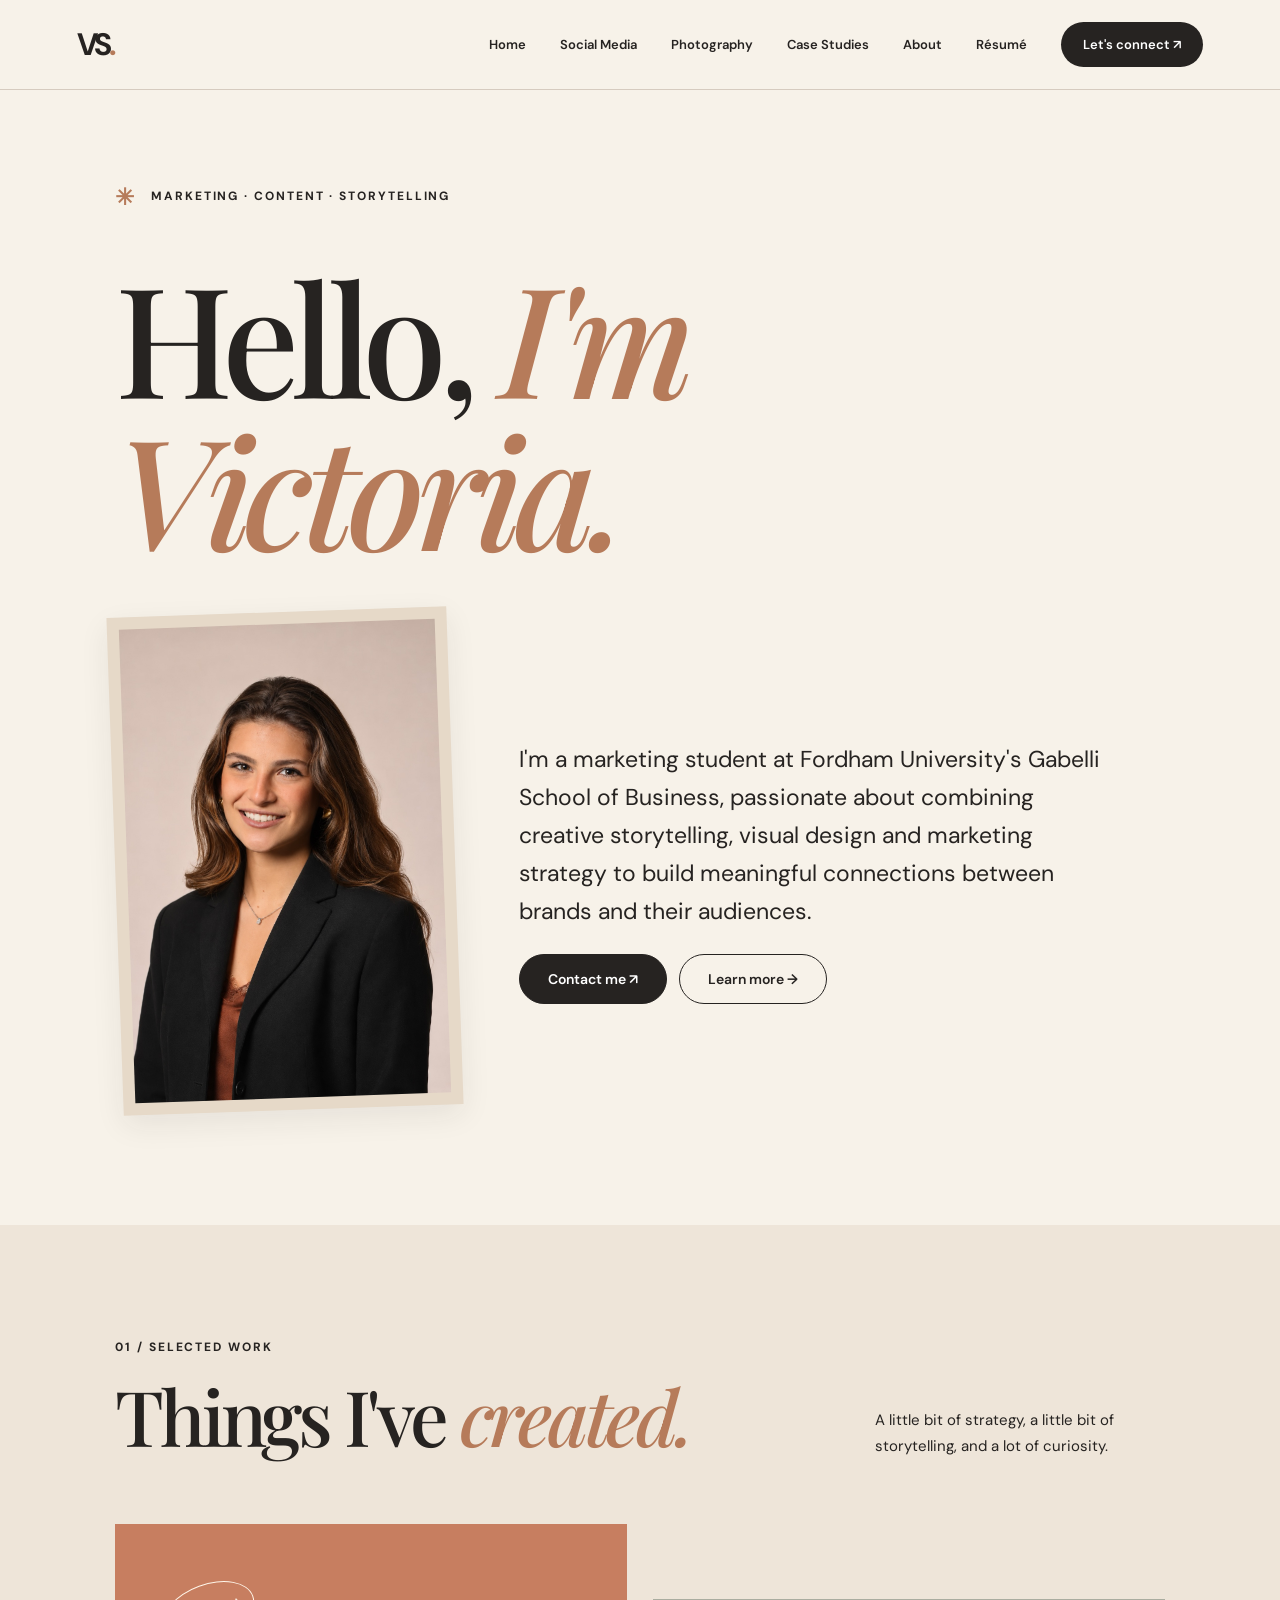
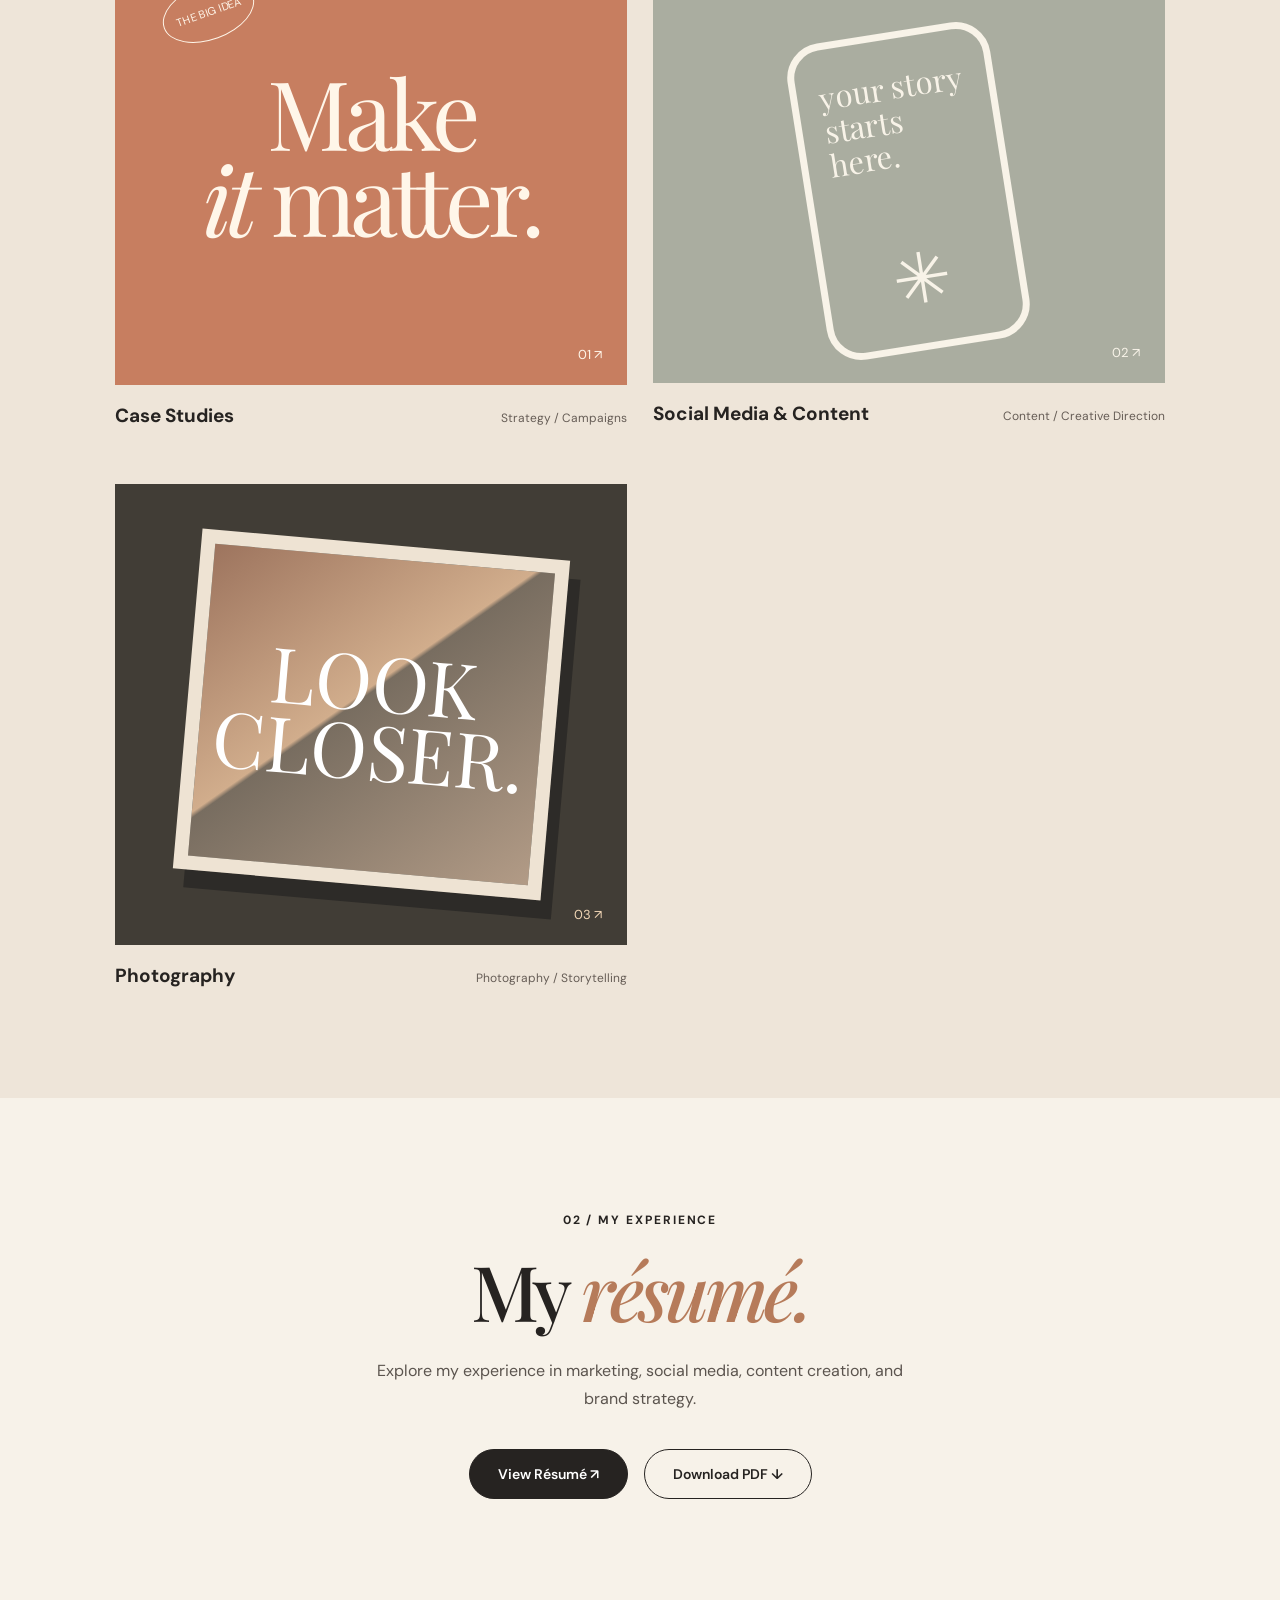
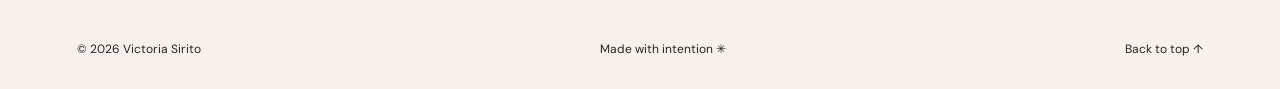
<file: index.html>
<!doctype html>
<html lang="en">
<head>
  <meta charset="UTF-8" />
  <meta name="viewport" content="width=device-width, initial-scale=1" />
  <meta name="description" content="Victoria Sirito — marketing, content creation, and visual storytelling portfolio." />
  <title>Victoria Sirito | Creative Portfolio</title>
  <link rel="preconnect" href="https://fonts.googleapis.com" />
  <link rel="preconnect" href="https://fonts.gstatic.com" crossorigin />
  <link href="https://fonts.googleapis.com/css2?family=DM+Sans:wght@400;500;600;700&family=Playfair+Display:ital,wght@0,500;0,600;1,500&display=swap" rel="stylesheet" />
  <link rel="stylesheet" href="styles.css" />
  <script src="script.js" defer></script>
<style>
.home-intro{display:grid;grid-template-columns:minmax(0, 340px) minmax(0, 1fr);gap:clamp(24px,5vw,80px);align-items:center;max-width:1050px;margin:36px 0 20px;}
.home-intro .about-photo{width:100%;max-width:340px;box-sizing:border-box;margin:0 auto;}
.home-intro img{display:block;width:100%;height:auto;}
.home-bio p{font-size:clamp(17px,2vw,23px);line-height:1.65;max-width:600px;}
.home-actions{display:flex;flex-wrap:wrap;justify-content:flex-start;gap:12px;margin-top:24px;}
@media(max-width:700px){.home-intro{grid-template-columns:1fr;}.home-intro .about-photo{max-width:260px;}.home-actions{justify-content:flex-start;}}
</style></head>
<body>
  <a class="skip-link" href="#main">Skip to content</a>

  <header class="site-header">
    <a class="wordmark" href="index.html" aria-label="Victoria Sirito home">
      VS<span class="dot">.</span>
    </a>

    <button class="menu-toggle" aria-expanded="false"
      aria-controls="site-nav" aria-label="Open navigation">
      Menu <span aria-hidden="true">☰</span>
    </button>

    <nav id="site-nav" class="site-nav" aria-label="Main navigation">
      <a href="index.html">Home</a>
      <a href="social-media.html">Social Media</a>
      <a href="photography.html">Photography</a>
      <a href="case-studies.html">Case Studies</a>
      <a href="about.html">About</a>
      <a href="resume.html">Résumé</a>
      <a class="nav-pill" href="contact.html" aria-label="Contact — Let's connect">Let's connect ↗</a>
    </nav>
  </header>

  <main id="main">

    <!-- HERO -->
    <section class="hero" id="top">
      <div class="hero-kicker">
        <span class="asterisk">✳</span>
        MARKETING · CONTENT · STORYTELLING
      </div>

      <h1>Hello, <em>I'm Victoria.</em></h1>

      <div class="home-intro">
        <div class="about-photo"><img src="headshot.png" alt="Victoria Sirito professional headshot"></div>
        <div class="home-bio">
          <p>I'm a marketing student at Fordham University's Gabelli School of Business, passionate about combining creative storytelling, visual design and marketing strategy to build meaningful connections between brands and their audiences.</p>
          <div class="resume-buttons home-actions">
            <a class="resume-btn primary" href="contact.html">Contact me ↗</a>
            <a class="resume-btn secondary" href="about.html">Learn more →</a>
          </div>
        </div>
      </div>
    </section>

    <!-- SELECTED WORK -->
    <section class="work-section section-pad" id="work">
      <div class="section-heading">
        <div>
          <span class="eyebrow">01 / SELECTED WORK</span>
          <h2>Things I've <em>created.</em></h2>
        </div>
        <p>
          A little bit of strategy, a little bit of
          storytelling, and a lot of curiosity.
        </p>
      </div>

      <div class="project-grid">

        <a class="project-card project-large" href="case-studies.html">
          <div class="project-art art-one">
            <span class="art-sticker">THE BIG IDEA</span>
            <span class="art-display">Make<br/><i>it</i> matter.</span>
            <span class="art-corner">01 ↗</span>
          </div>
          <div class="project-meta">
            <h3>Case Studies</h3>
            <span>Strategy / Campaigns</span>
          </div>
        </a>

        <a class="project-card project-small" href="social-media.html">
          <div class="project-art art-three">
            <div class="phone-shape">
              <span>your story<br/>starts here.</span>
              <div class="phone-circle">✳</div>
            </div>
            <span class="art-corner">02 ↗</span>
          </div>
          <div class="project-meta">
            <h3>Social Media & Content</h3>
            <span>Content / Creative Direction</span>
          </div>
        </a>

        <a class="project-card project-large" href="photography.html">
          <div class="project-art art-four">
            <div class="photo-frame">
              <span>LOOK<br/>CLOSER.</span>
            </div>
            <span class="art-corner">03 ↗</span>
          </div>
          <div class="project-meta">
            <h3>Photography</h3>
            <span>Photography / Storytelling</span>
          </div>
        </a>

      </div>
    </section>

    <!-- RESUME -->
    <section class="resume-section section-pad" id="resume">
      <span class="eyebrow">02 / MY EXPERIENCE</span>
      <h2>My <em>résumé.</em></h2>
      <p>
        Explore my experience in marketing, social media,
        content creation, and brand strategy.
      </p>

      <div class="resume-buttons">
        <a class="resume-btn primary"
           href="Resume%20-%20Victoria%20Sirito.docx%20%281%29.pdf"
           target="_blank"
           rel="noopener noreferrer">
          View Résumé ↗
        </a>

        <a class="resume-btn secondary"
           href="Resume%20-%20Victoria%20Sirito.docx%20%281%29.pdf"
           download>
          Download PDF ↓
        </a>
      </div>
    </section>

    <!-- CASE STUDIES -->
    

    <!-- ABOUT -->
    

    <!-- SKILLS -->
    

    <!-- RESUME -->
    

    <!-- CONTACT -->
    

  </main>

  <footer class="site-footer">
    <span>© <span id="year">2026</span> Victoria Sirito</span>
    <span>Made with intention ✳</span>
    <a href="#top">Back to top ↑</a>
  </footer>
</body>
</html>
</file>
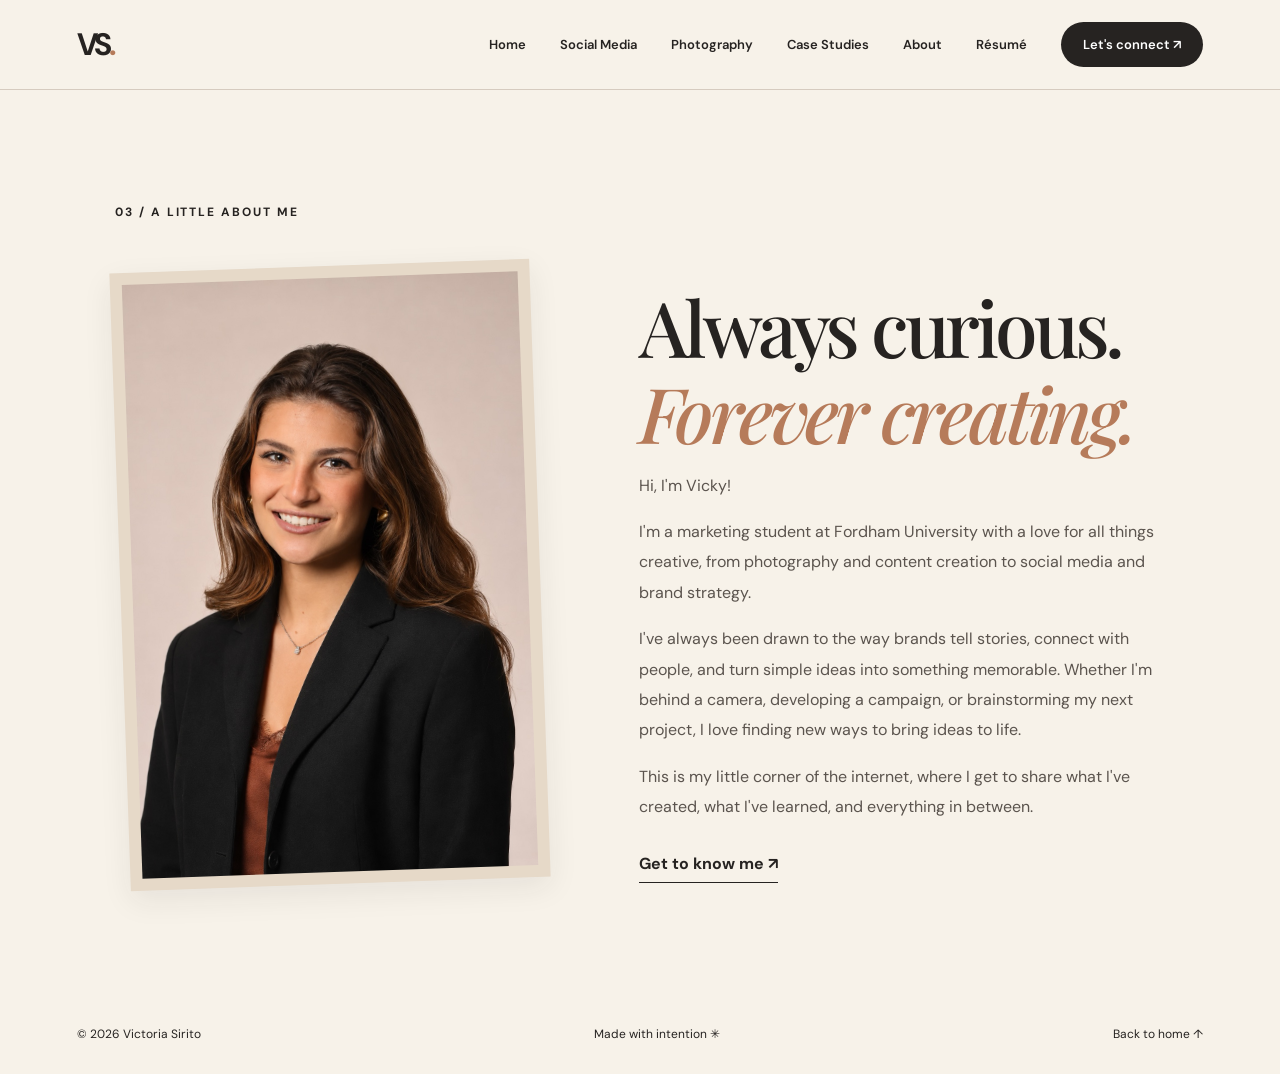
<file: about.html>
<!doctype html>
<html lang="en">
<head>
  <meta charset="UTF-8" />
  <meta name="viewport" content="width=device-width, initial-scale=1" />
  <meta name="description" content="Victoria Sirito — marketing, content creation, and visual storytelling portfolio." />
  <title>About | Victoria Sirito</title>
  <link rel="preconnect" href="https://fonts.googleapis.com" />
  <link rel="preconnect" href="https://fonts.gstatic.com" crossorigin />
  <link href="https://fonts.googleapis.com/css2?family=DM+Sans:wght@400;500;600;700&family=Playfair+Display:ital,wght@0,500;0,600;1,500&display=swap" rel="stylesheet" />
  <link rel="stylesheet" href="styles.css" />
  <script src="script.js" defer></script>
</head>
<body>
  <a class="skip-link" href="#main">Skip to content</a>

  <header class="site-header">
    <a class="wordmark" href="index.html" aria-label="Victoria Sirito home">
      VS<span class="dot">.</span>
    </a>

    <button class="menu-toggle" aria-expanded="false"
      aria-controls="site-nav" aria-label="Open navigation">
      Menu <span aria-hidden="true">☰</span>
    </button>

    <nav id="site-nav" class="site-nav" aria-label="Main navigation">
      <a href="index.html">Home</a>
      <a href="social-media.html">Social Media</a>
      <a href="photography.html">Photography</a>
      <a href="case-studies.html">Case Studies</a>
      <a href="about.html">About</a>
      <a href="resume.html">Résumé</a>
      <a class="nav-pill" href="contact.html" aria-label="Contact — Let's connect">Let's connect ↗</a>
    </nav>
  </header>

  <main id="main">
<section class="about-section section-pad" id="about">
      <span class="eyebrow">03 / A LITTLE ABOUT ME</span>

      <div class="about-layout">
      
<div class="about-photo">
  <img src="headshot.png" alt="Victoria Sirito professional headshot">
</div>

        <div class="about-copy">
          <h2>Always curious.<br/><em>Forever creating.</em></h2>
          <p>Hi, I'm Vicky!</p>
          <p>
            I'm a marketing student at Fordham University
            with a love for all things creative, from
            photography and content creation to social
            media and brand strategy.
          </p>
          <p>
            I've always been drawn to the way brands tell
            stories, connect with people, and turn simple
            ideas into something memorable. Whether I'm
            behind a camera, developing a campaign, or
            brainstorming my next project, I love finding
            new ways to bring ideas to life.
          </p>
          <p>
            This is my little corner of the internet,
            where I get to share what I've created,
            what I've learned, and everything in between.
          </p>
          <a class="text-link" href="contact.html">Get to know me ↗</a>
        </div>
      </div>
    </section>
</main>
<footer class="site-footer">
    <span>© <span id="year">2026</span> Victoria Sirito</span>
    <span>Made with intention ✳</span>
    <a href="index.html">Back to home ↑</a>
  </footer>
</body>
</html>
</file>
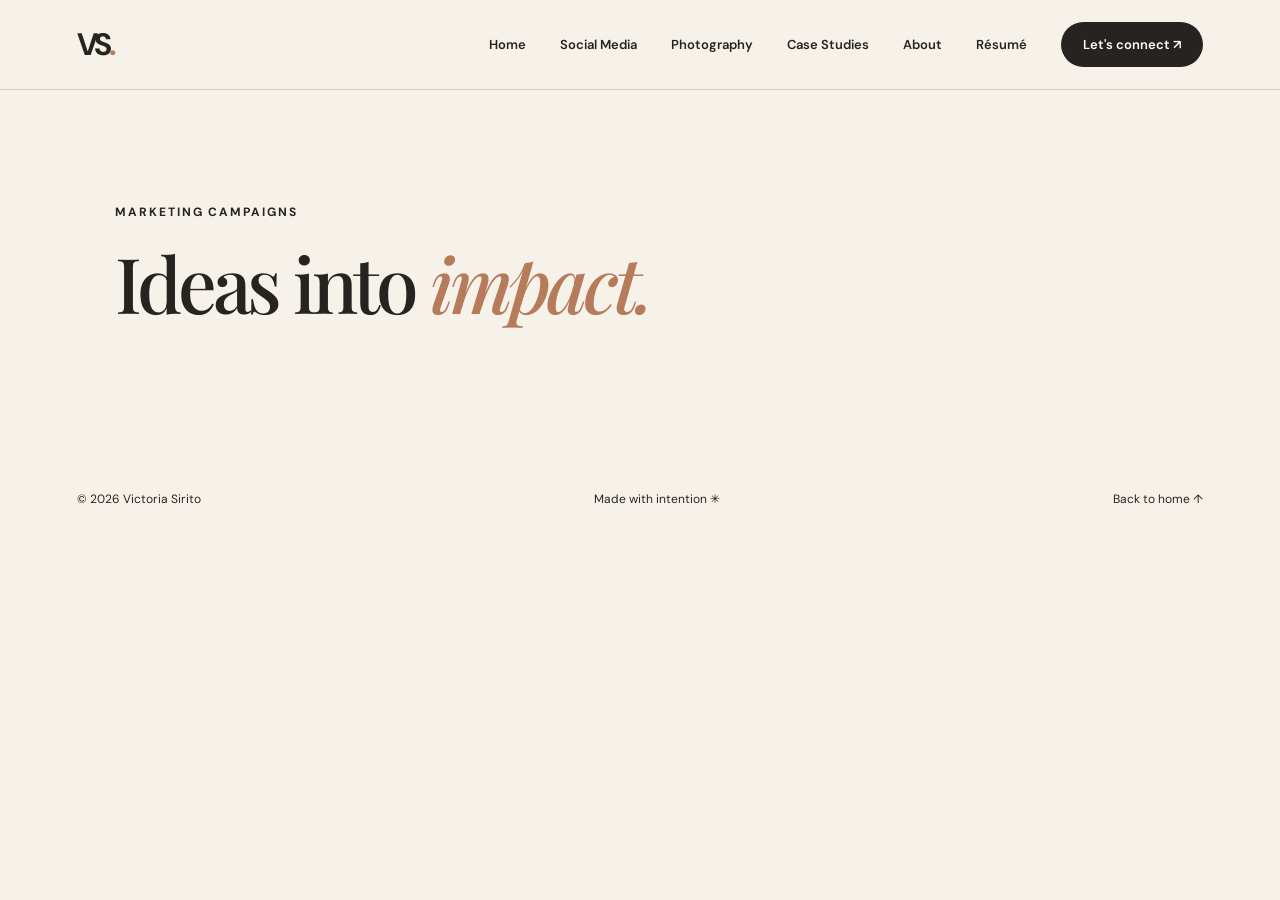
<file: case-studies.html>
<!doctype html>
<html lang="en">
<head>
  <meta charset="UTF-8" />
  <meta name="viewport" content="width=device-width, initial-scale=1" />
  <meta name="description" content="Victoria Sirito — marketing, content creation, and visual storytelling portfolio." />
  <title>Case Studies | Victoria Sirito</title>
  <link rel="preconnect" href="https://fonts.googleapis.com" />
  <link rel="preconnect" href="https://fonts.gstatic.com" crossorigin />
  <link href="https://fonts.googleapis.com/css2?family=DM+Sans:wght@400;500;600;700&family=Playfair+Display:ital,wght@0,500;0,600;1,500&display=swap" rel="stylesheet" />
  <link rel="stylesheet" href="styles.css" />
  <script src="script.js" defer></script>
</head>
<body>
  <a class="skip-link" href="#main">Skip to content</a>

  <header class="site-header">
    <a class="wordmark" href="index.html" aria-label="Victoria Sirito home">
      VS<span class="dot">.</span>
    </a>

    <button class="menu-toggle" aria-expanded="false"
      aria-controls="site-nav" aria-label="Open navigation">
      Menu <span aria-hidden="true">☰</span>
    </button>

    <nav id="site-nav" class="site-nav" aria-label="Main navigation">
      <a href="index.html">Home</a>
      <a href="social-media.html">Social Media</a>
      <a href="photography.html">Photography</a>
      <a href="case-studies.html">Case Studies</a>
      <a href="about.html">About</a>
      <a href="resume.html">Résumé</a>
      <a class="nav-pill" href="contact.html" aria-label="Contact — Let's connect">Let's connect ↗</a>
    </nav>
  </header>

  <main id="main">
<section class="section-pad case-studies-section"><span class="eyebrow">MARKETING CAMPAIGNS</span><h2>Ideas into <em>impact.</em></h2></section>
</main>
<footer class="site-footer">
    <span>© <span id="year">2026</span> Victoria Sirito</span>
    <span>Made with intention ✳</span>
    <a href="index.html">Back to home ↑</a>
  </footer>
</body>
</html>
</file>
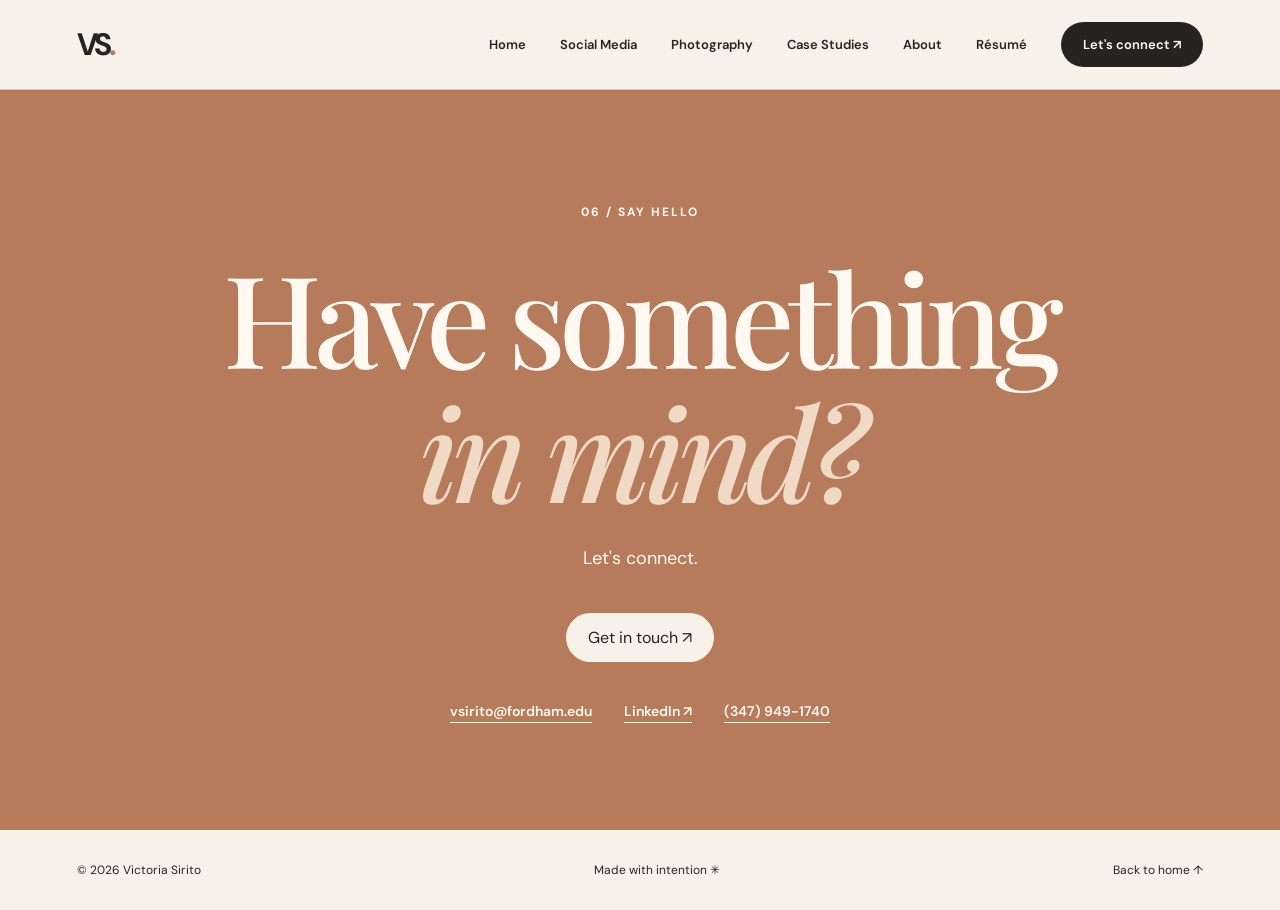
<file: contact.html>
<!doctype html>
<html lang="en">
<head>
  <meta charset="UTF-8" />
  <meta name="viewport" content="width=device-width, initial-scale=1" />
  <meta name="description" content="Victoria Sirito — marketing, content creation, and visual storytelling portfolio." />
  <title>Contact | Victoria Sirito</title>
  <link rel="preconnect" href="https://fonts.googleapis.com" />
  <link rel="preconnect" href="https://fonts.gstatic.com" crossorigin />
  <link href="https://fonts.googleapis.com/css2?family=DM+Sans:wght@400;500;600;700&family=Playfair+Display:ital,wght@0,500;0,600;1,500&display=swap" rel="stylesheet" />
  <link rel="stylesheet" href="styles.css" />
  <script src="script.js" defer></script>
</head>
<body>
  <a class="skip-link" href="#main">Skip to content</a>

  <header class="site-header">
    <a class="wordmark" href="index.html" aria-label="Victoria Sirito home">
      VS<span class="dot">.</span>
    </a>

    <button class="menu-toggle" aria-expanded="false"
      aria-controls="site-nav" aria-label="Open navigation">
      Menu <span aria-hidden="true">☰</span>
    </button>

    <nav id="site-nav" class="site-nav" aria-label="Main navigation">
      <a href="index.html">Home</a>
      <a href="social-media.html">Social Media</a>
      <a href="photography.html">Photography</a>
      <a href="case-studies.html">Case Studies</a>
      <a href="about.html">About</a>
      <a href="resume.html">Résumé</a>
      <a class="nav-pill" href="contact.html" aria-label="Contact — Let's connect">Let's connect ↗</a>
    </nav>
  </header>

  <main id="main">
<section class="contact-section section-pad" id="contact">
      <span class="eyebrow">06 / SAY HELLO</span>
      <h2>Have something<br/><em>in mind?</em></h2>
      <p>Let's connect.</p>

      <a class="contact-button" href="mailto:vsirito@fordham.edu">
        Get in touch ↗
      </a>

      <div class="contact-details">
        <a href="mailto:vsirito@fordham.edu">
          vsirito@fordham.edu
        </a>
        <a href="https://www.linkedin.com/in/victoria-sirito/"
           target="_blank" rel="noopener noreferrer">
          LinkedIn ↗
        </a>
        <a href="tel:+13479491740">
          (347) 949-1740
        </a>
      </div>
    </section>
</main>
<footer class="site-footer">
    <span>© <span id="year">2026</span> Victoria Sirito</span>
    <span>Made with intention ✳</span>
    <a href="index.html">Back to home ↑</a>
  </footer>
</body>
</html>
</file>
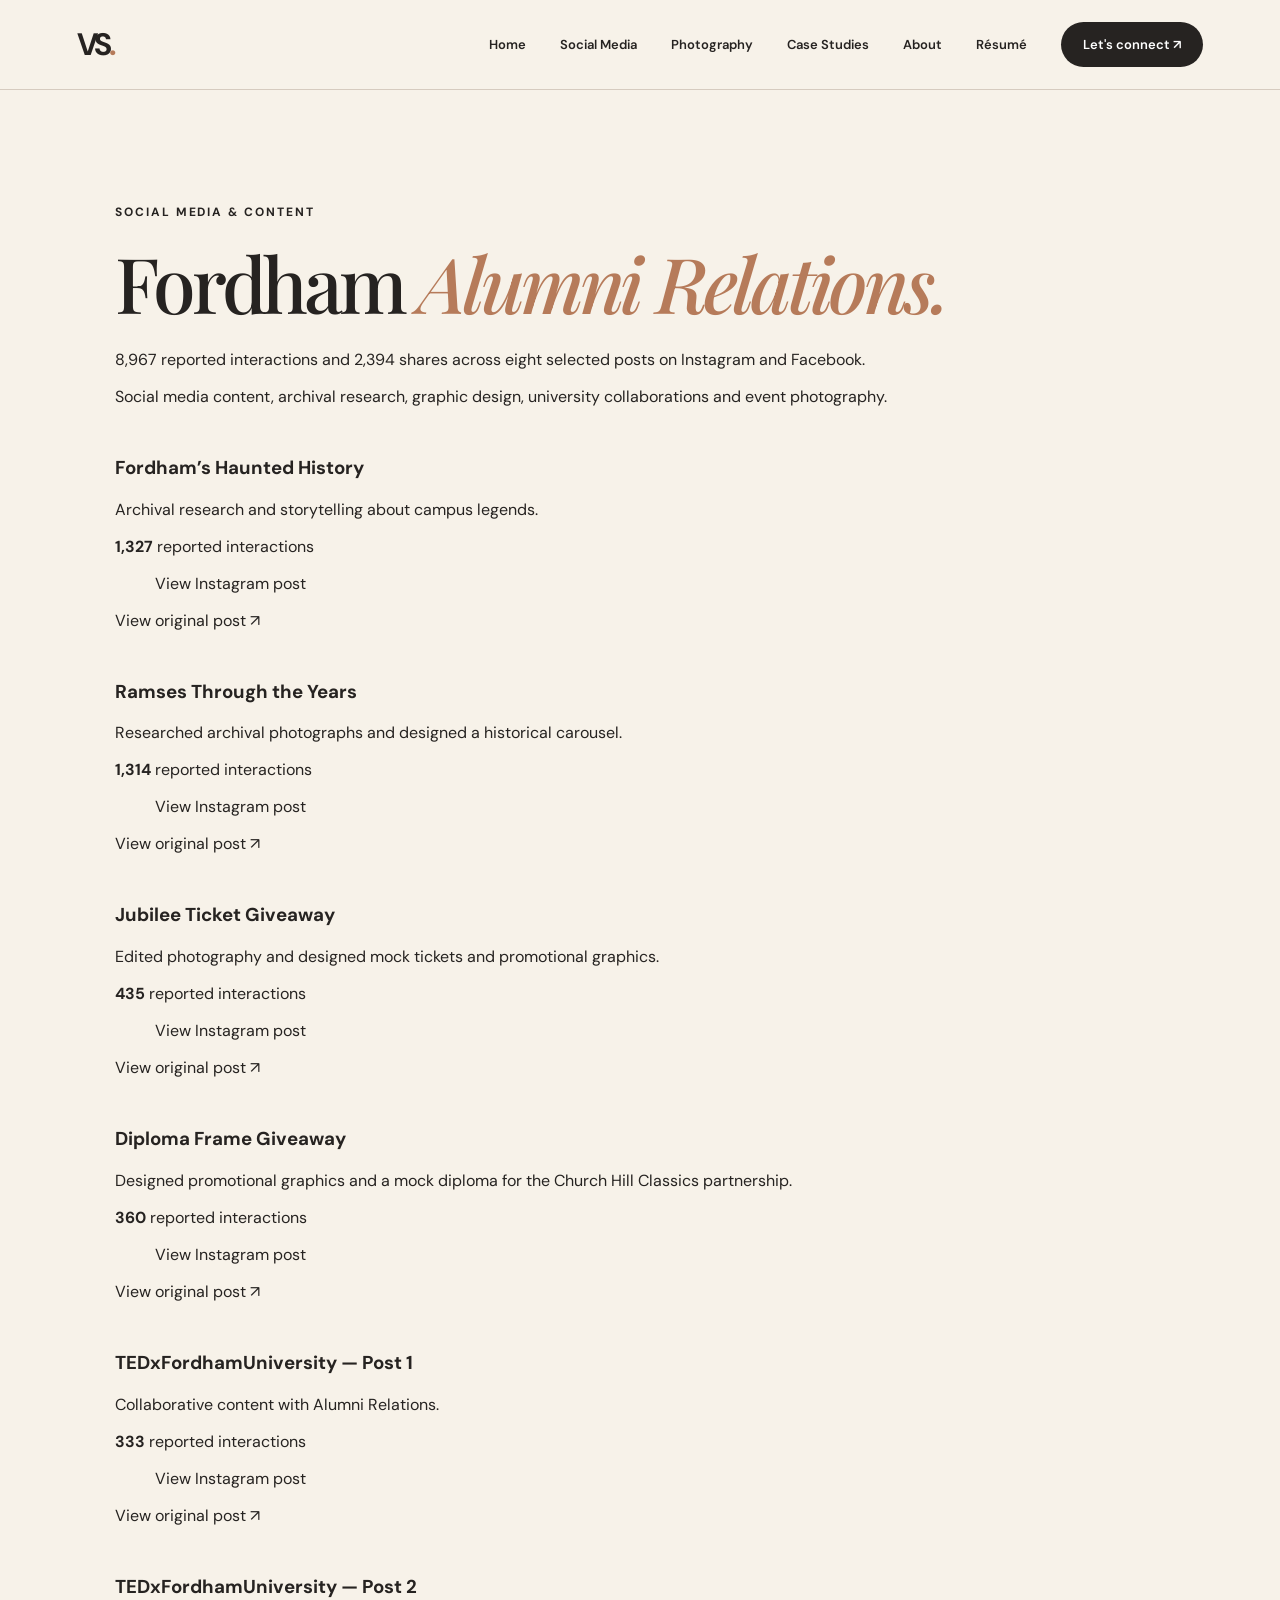
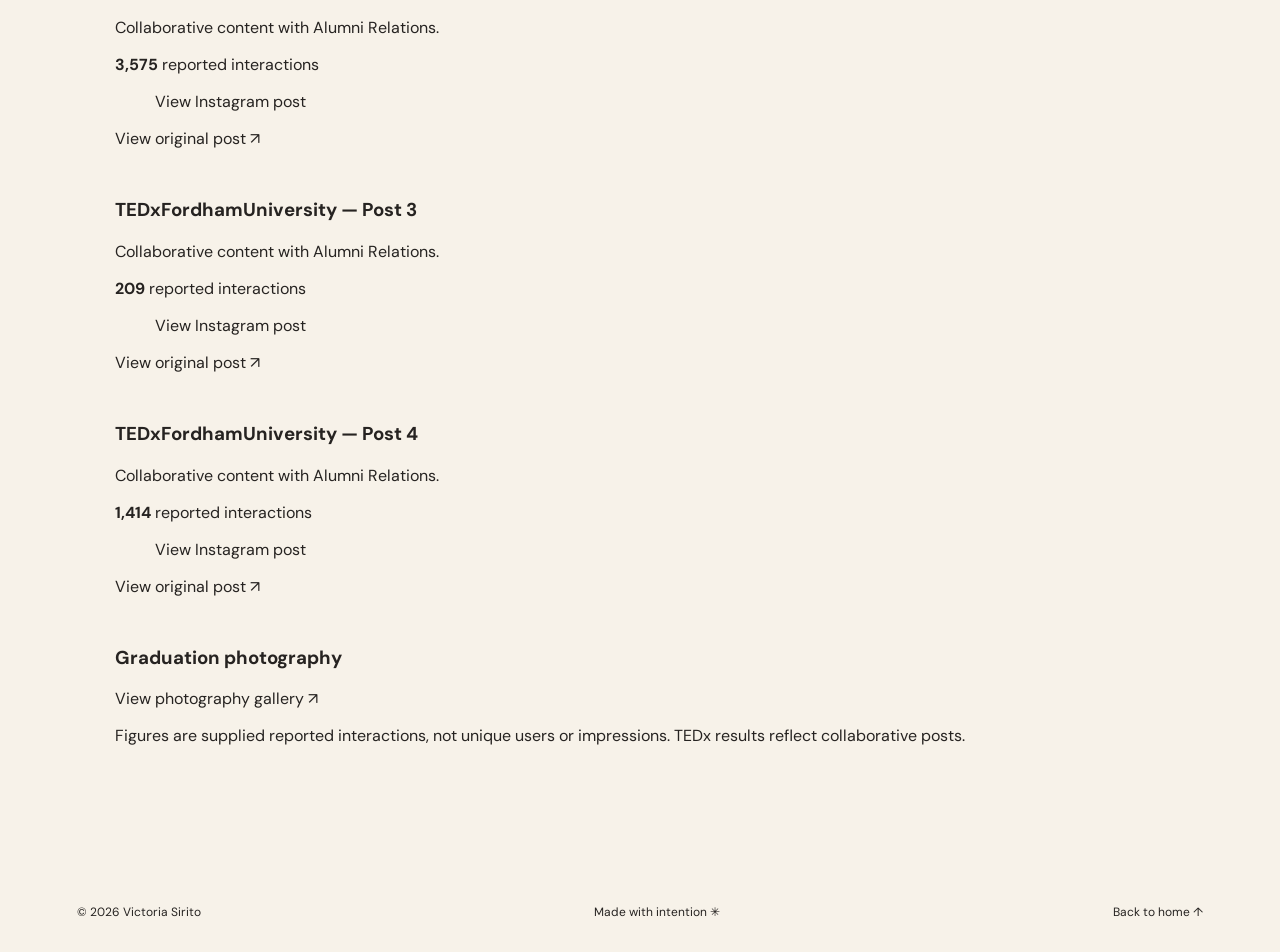
<file: fordham-alumni.html>
<!doctype html>
<html lang="en">
<head>
  <meta charset="UTF-8" />
  <meta name="viewport" content="width=device-width, initial-scale=1" />
  <meta name="description" content="Victoria Sirito — marketing, content creation, and visual storytelling portfolio." />
  <title>Fordham Alumni Relations | Victoria Sirito</title>
  <link rel="preconnect" href="https://fonts.googleapis.com" />
  <link rel="preconnect" href="https://fonts.gstatic.com" crossorigin />
  <link href="https://fonts.googleapis.com/css2?family=DM+Sans:wght@400;500;600;700&family=Playfair+Display:ital,wght@0,500;0,600;1,500&display=swap" rel="stylesheet" />
  <link rel="stylesheet" href="styles.css" />
  <script src="script.js" defer></script>
</head>
<body>
  <a class="skip-link" href="#main">Skip to content</a>

  <header class="site-header">
    <a class="wordmark" href="index.html" aria-label="Victoria Sirito home">
      VS<span class="dot">.</span>
    </a>

    <button class="menu-toggle" aria-expanded="false"
      aria-controls="site-nav" aria-label="Open navigation">
      Menu <span aria-hidden="true">☰</span>
    </button>

    <nav id="site-nav" class="site-nav" aria-label="Main navigation">
      <a href="index.html">Home</a>
      <a href="social-media.html">Social Media</a>
      <a href="photography.html">Photography</a>
      <a href="case-studies.html">Case Studies</a>
      <a href="about.html">About</a>
      <a href="resume.html">Résumé</a>
      <a class="nav-pill" href="contact.html" aria-label="Contact — Let's connect">Let's connect ↗</a>
    </nav>
  </header>

  <main id="main">
<section class="section-pad case-studies-section"><span class="eyebrow">SOCIAL MEDIA &amp; CONTENT</span><h2>Fordham <em>Alumni Relations.</em></h2><p>8,967 reported interactions and 2,394 shares across eight selected posts on Instagram and Facebook.</p><p>Social media content, archival research, graphic design, university collaborations and event photography.</p><article style="margin:3rem 0"><h3>Fordham’s Haunted History</h3><p>Archival research and storytelling about campus legends.</p><p><strong>1,327</strong> reported interactions</p><blockquote class="instagram-media" data-instgrm-permalink="https://www.instagram.com/p/DQe420ND9Mv/" data-instgrm-version="14" style="max-width:540px;width:100%"><a href="https://www.instagram.com/p/DQe420ND9Mv/">View Instagram post</a></blockquote><a href="https://www.instagram.com/p/DQe420ND9Mv/" target="_blank" rel="noopener">View original post ↗</a></article><article style="margin:3rem 0"><h3>Ramses Through the Years</h3><p>Researched archival photographs and designed a historical carousel.</p><p><strong>1,314</strong> reported interactions</p><blockquote class="instagram-media" data-instgrm-permalink="https://www.instagram.com/p/DPX4VDlDAgH/" data-instgrm-version="14" style="max-width:540px;width:100%"><a href="https://www.instagram.com/p/DPX4VDlDAgH/">View Instagram post</a></blockquote><a href="https://www.instagram.com/p/DPX4VDlDAgH/" target="_blank" rel="noopener">View original post ↗</a></article><article style="margin:3rem 0"><h3>Jubilee Ticket Giveaway</h3><p>Edited photography and designed mock tickets and promotional graphics.</p><p><strong>435</strong> reported interactions</p><blockquote class="instagram-media" data-instgrm-permalink="https://www.instagram.com/p/DYpvTFaFjAw/" data-instgrm-version="14" style="max-width:540px;width:100%"><a href="https://www.instagram.com/p/DYpvTFaFjAw/">View Instagram post</a></blockquote><a href="https://www.instagram.com/p/DYpvTFaFjAw/" target="_blank" rel="noopener">View original post ↗</a></article><article style="margin:3rem 0"><h3>Diploma Frame Giveaway</h3><p>Designed promotional graphics and a mock diploma for the Church Hill Classics partnership.</p><p><strong>360</strong> reported interactions</p><blockquote class="instagram-media" data-instgrm-permalink="https://www.instagram.com/p/DX-RW9GjkDR/" data-instgrm-version="14" style="max-width:540px;width:100%"><a href="https://www.instagram.com/p/DX-RW9GjkDR/">View Instagram post</a></blockquote><a href="https://www.instagram.com/p/DX-RW9GjkDR/" target="_blank" rel="noopener">View original post ↗</a></article><article style="margin:3rem 0"><h3>TEDxFordhamUniversity — Post 1</h3><p>Collaborative content with Alumni Relations.</p><p><strong>333</strong> reported interactions</p><blockquote class="instagram-media" data-instgrm-permalink="https://www.instagram.com/p/DVwZs0Hk8ds/" data-instgrm-version="14" style="max-width:540px;width:100%"><a href="https://www.instagram.com/p/DVwZs0Hk8ds/">View Instagram post</a></blockquote><a href="https://www.instagram.com/p/DVwZs0Hk8ds/" target="_blank" rel="noopener">View original post ↗</a></article><article style="margin:3rem 0"><h3>TEDxFordhamUniversity — Post 2</h3><p>Collaborative content with Alumni Relations.</p><p><strong>3,575</strong> reported interactions</p><blockquote class="instagram-media" data-instgrm-permalink="https://www.instagram.com/p/DVyYUDJDnF3/" data-instgrm-version="14" style="max-width:540px;width:100%"><a href="https://www.instagram.com/p/DVyYUDJDnF3/">View Instagram post</a></blockquote><a href="https://www.instagram.com/p/DVyYUDJDnF3/" target="_blank" rel="noopener">View original post ↗</a></article><article style="margin:3rem 0"><h3>TEDxFordhamUniversity — Post 3</h3><p>Collaborative content with Alumni Relations.</p><p><strong>209</strong> reported interactions</p><blockquote class="instagram-media" data-instgrm-permalink="https://www.instagram.com/p/DWSOKw0AlDl/" data-instgrm-version="14" style="max-width:540px;width:100%"><a href="https://www.instagram.com/p/DWSOKw0AlDl/">View Instagram post</a></blockquote><a href="https://www.instagram.com/p/DWSOKw0AlDl/" target="_blank" rel="noopener">View original post ↗</a></article><article style="margin:3rem 0"><h3>TEDxFordhamUniversity — Post 4</h3><p>Collaborative content with Alumni Relations.</p><p><strong>1,414</strong> reported interactions</p><blockquote class="instagram-media" data-instgrm-permalink="https://www.instagram.com/p/DWhVgaHgcKb/" data-instgrm-version="14" style="max-width:540px;width:100%"><a href="https://www.instagram.com/p/DWhVgaHgcKb/">View Instagram post</a></blockquote><a href="https://www.instagram.com/p/DWhVgaHgcKb/" target="_blank" rel="noopener">View original post ↗</a></article><h3>Graduation photography</h3><a href="photography.html">View photography gallery ↗</a><p>Figures are supplied reported interactions, not unique users or impressions. TEDx results reflect collaborative posts.</p></section><script async src="https://www.instagram.com/embed.js"></script>
</main>
<footer class="site-footer">
    <span>© <span id="year">2026</span> Victoria Sirito</span>
    <span>Made with intention ✳</span>
    <a href="index.html">Back to home ↑</a>
  </footer>
</body>
</html>
</file>
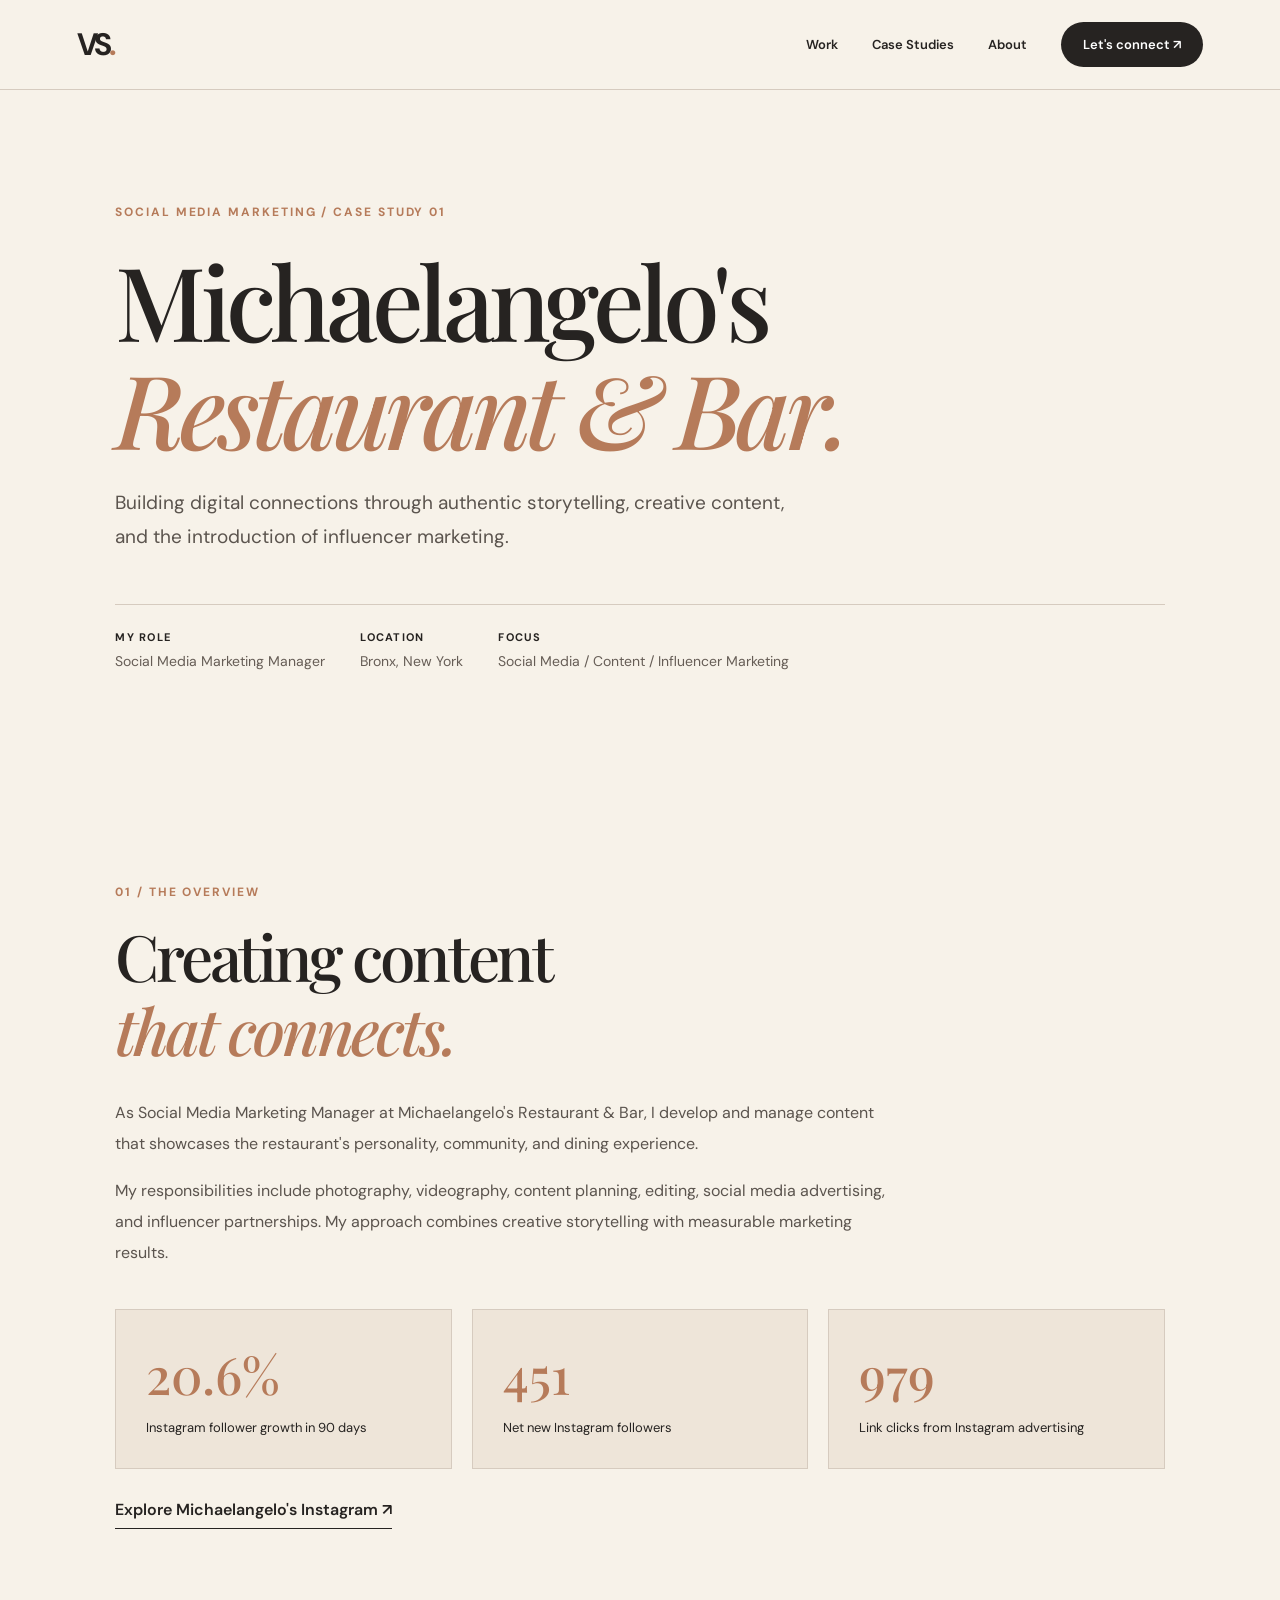
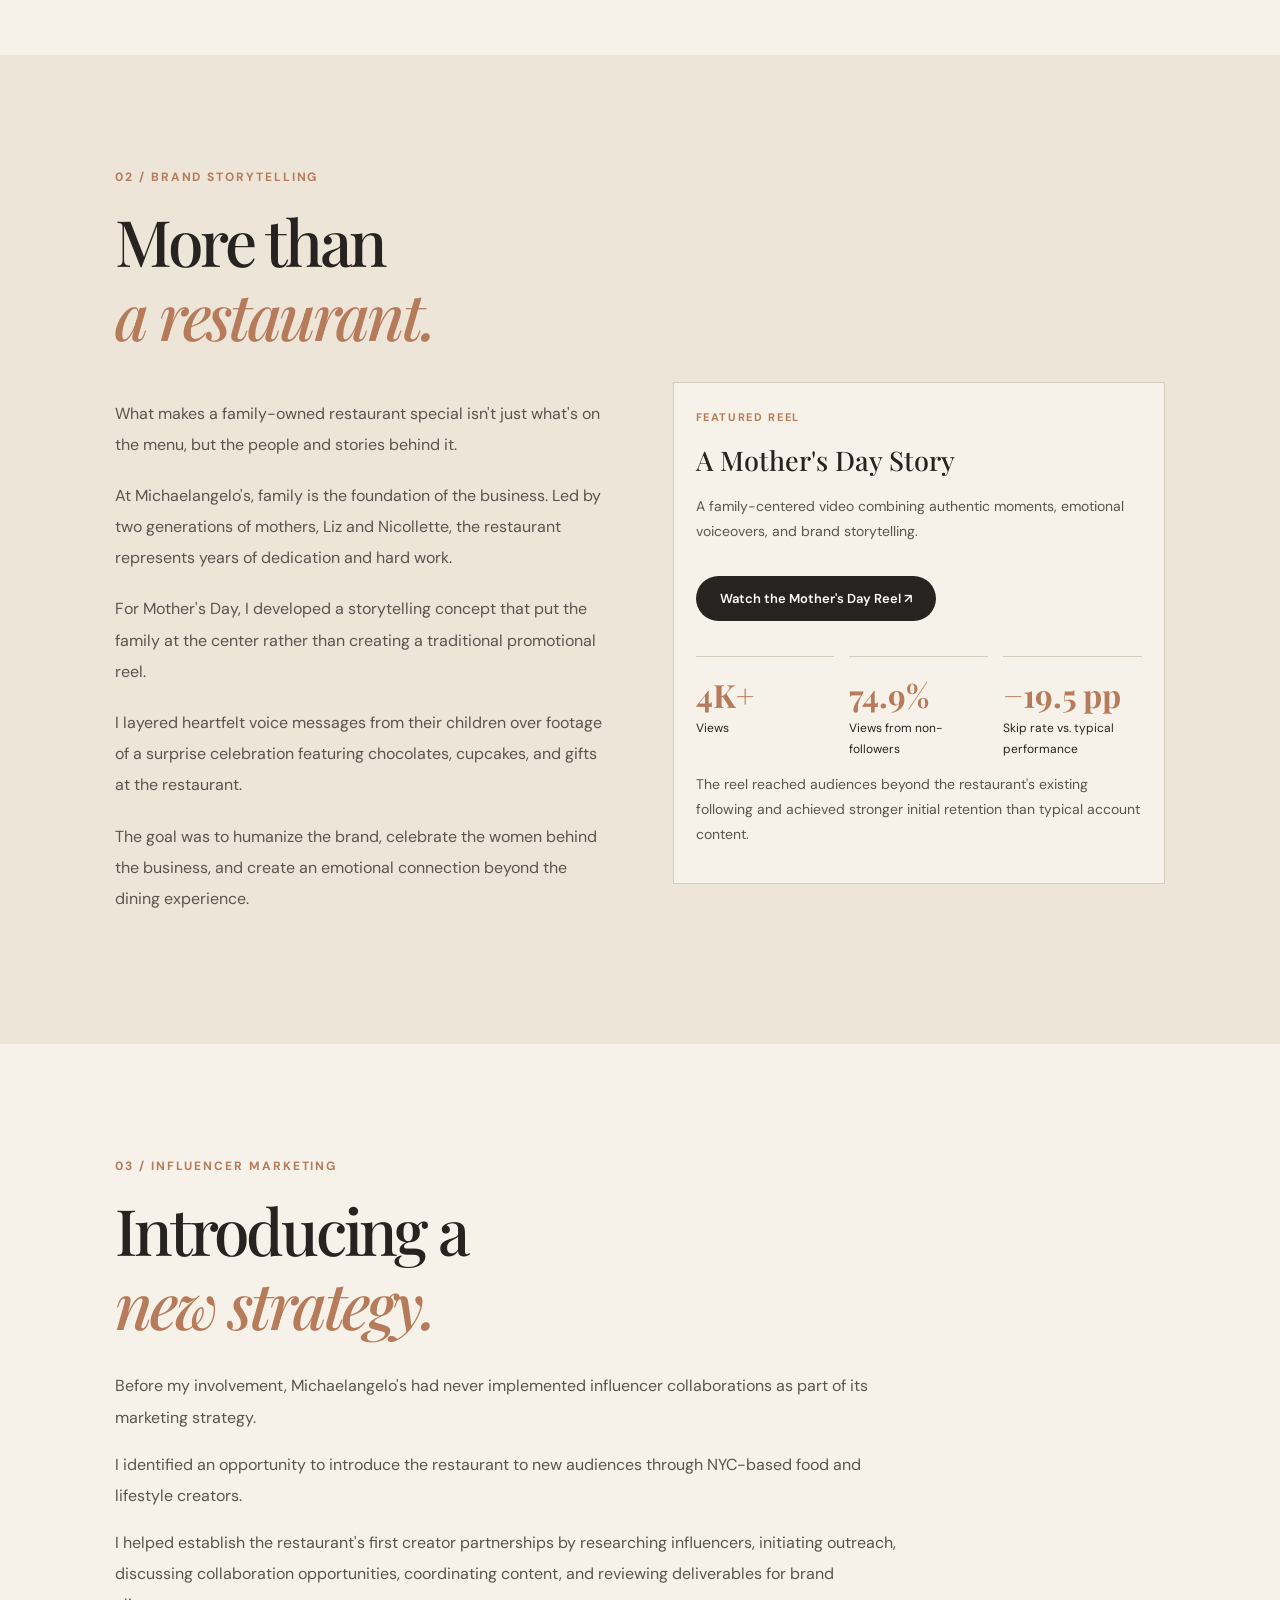
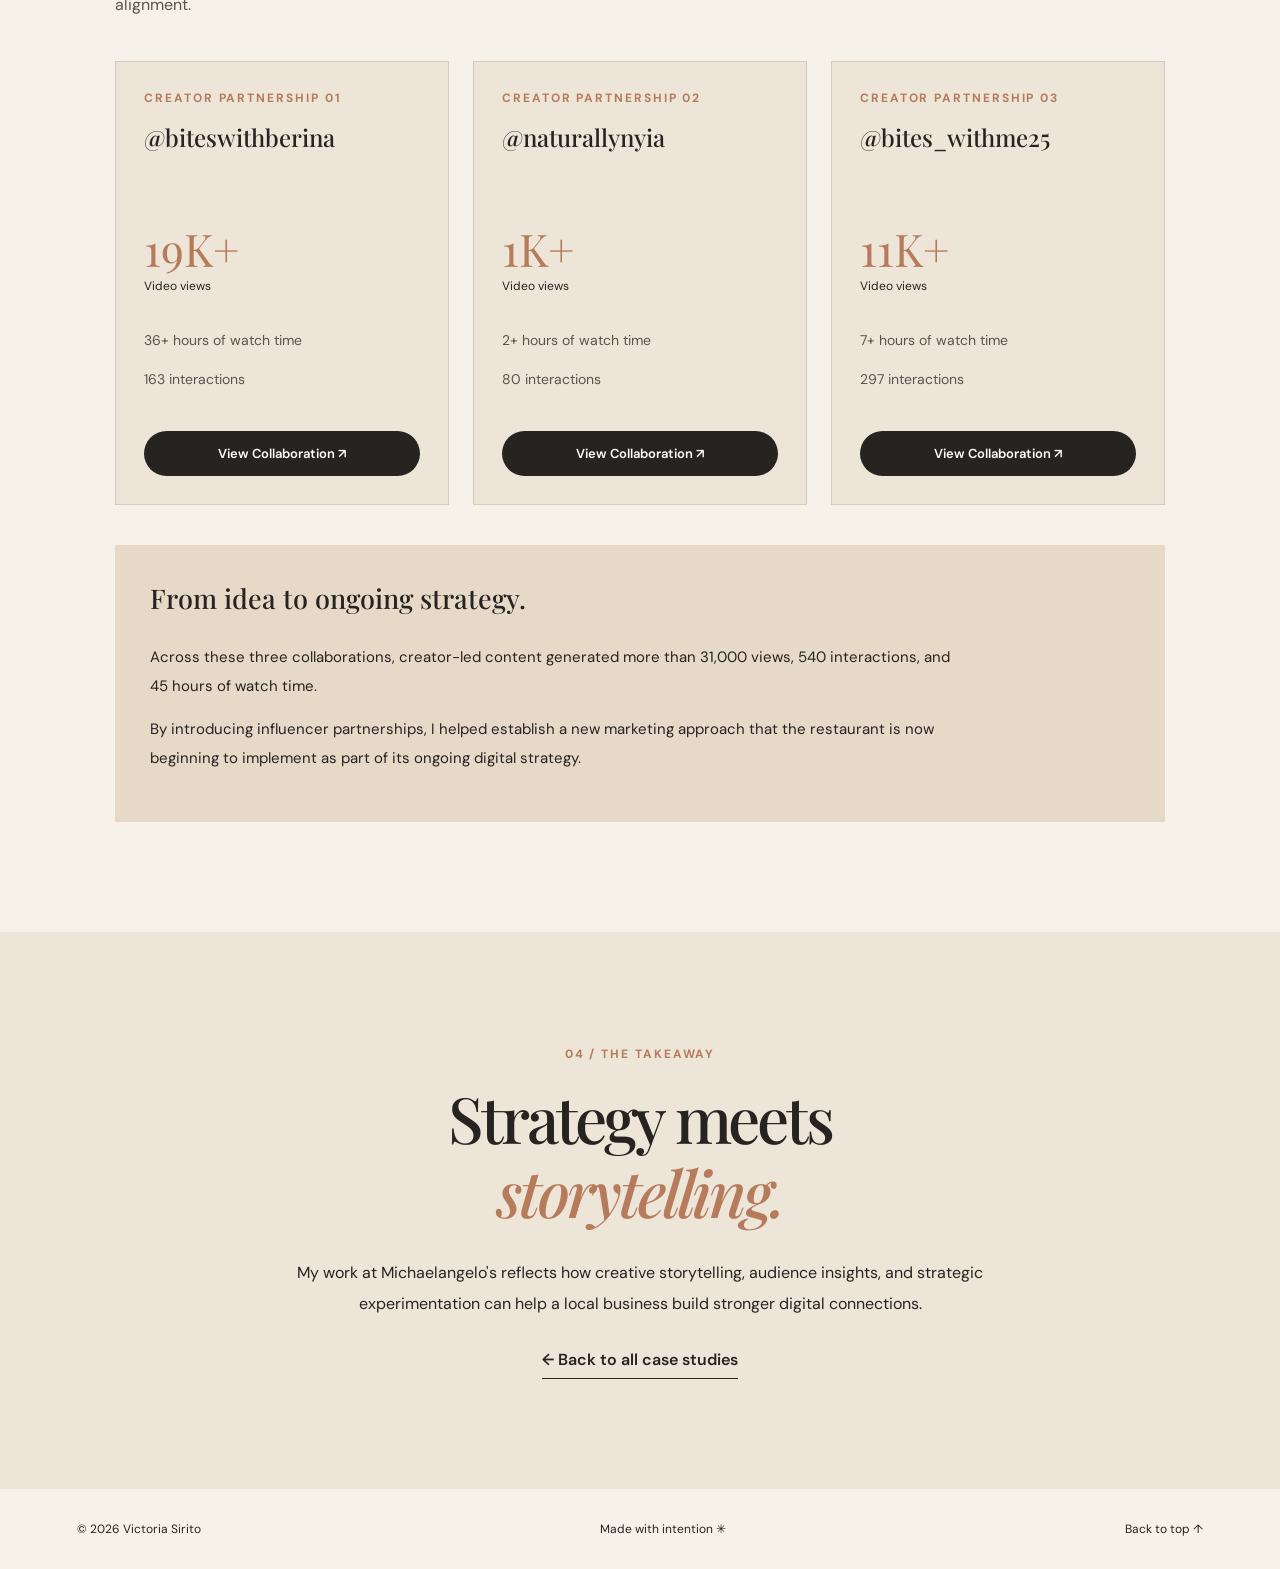
<file: michaelangelos.html>
<!doctype html>
<html lang="en">
<head>
  <meta charset="UTF-8">
  <meta name="viewport" content="width=device-width, initial-scale=1">

  <title>Michaelangelo's Restaurant & Bar | Victoria Sirito</title>
  <meta name="description" content="Social media marketing, brand storytelling, and influencer marketing case study by Victoria Sirito.">

  <link rel="preconnect" href="https://fonts.googleapis.com">
  <link rel="preconnect" href="https://fonts.gstatic.com" crossorigin>
  <link href="https://fonts.googleapis.com/css2?family=DM+Sans:wght@400;500;600;700&family=Playfair+Display:ital,wght@0,500;0,600;1,500&display=swap" rel="stylesheet">

  <link rel="stylesheet" href="styles.css">

  <style>
    .case-page {
      --page-max: 1120px;
    }

    .case-page .eyebrow {
      color: var(--clay);
    }

    .case-hero {
      padding: 110px clamp(24px,9vw,150px) 100px;
      background: var(--cream);
    }

    .case-hero-inner {
      max-width: var(--page-max);
      margin: auto;
    }

    .case-hero h1 {
      font-family: 'Playfair Display', Georgia, serif;
      font-size: clamp(52px,8vw,110px);
      font-weight: 500;
      letter-spacing: -.055em;
      line-height: 1.05;
      margin: 25px 0;
    }

    .case-hero h1 em,
    .case-page h2 em {
      color: var(--clay);
      font-weight: 500;
    }

    .case-subtitle {
      font-size: 19px;
      line-height: 1.8;
      max-width: 700px;
      color: #5b544e;
    }

    .case-info {
      display: flex;
      flex-wrap: wrap;
      gap: 35px;
      margin-top: 50px;
      padding-top: 25px;
      border-top: 1px solid var(--line);
    }

    .case-info div {
      display: flex;
      flex-direction: column;
      gap: 8px;
    }

    .case-info strong {
      font-size: 11px;
      letter-spacing: .12em;
      text-transform: uppercase;
    }

    .case-info span {
      font-size: 14px;
      color: #665d56;
    }

    .case-content {
      max-width: 1120px;
      margin: auto;
    }

    .case-page h2 {
      font-family: 'Playfair Display', Georgia, serif;
      font-size: clamp(40px,5vw,72px);
      font-weight: 500;
      letter-spacing: -.05em;
      line-height: 1.15;
      margin: 18px 0 30px;
    }

    .case-page h3 {
      font-family: 'Playfair Display', Georgia, serif;
      font-size: 27px;
      font-weight: 500;
    }

    .case-page .body-copy {
      max-width: 790px;
      font-size: 16px;
      line-height: 1.95;
      color: #5b544e;
    }

    .metrics {
      display: grid;
      grid-template-columns: repeat(3,minmax(0,1fr));
      gap: 20px;
      margin-top: 40px;
    }

    .metric {
      padding: 30px;
      background: #eee5d9;
      border: 1px solid var(--line);
    }

    .metric strong {
      display: block;
      font-family: 'Playfair Display',Georgia,serif;
      font-size: clamp(32px,4vw,55px);
      font-weight: 500;
      color: var(--clay);
    }

    .metric span {
      display: block;
      margin-top: 10px;
      font-size: 13px;
      line-height: 1.6;
    }

    .story-section {
      background: #eee5d9;
    }

    .story-layout {
      display: grid;
      grid-template-columns: 1fr 1fr;
      gap: 65px;
      align-items: start;
    }

    .story-layout .body-copy {
      margin-bottom: 20px;
    }

    .reel-panel {
      background: var(--cream);
      padding: 30px;
      border: 1px solid var(--line);
    }

    .reel-panel .reel-label {
      font-size: 11px;
      letter-spacing: .15em;
      font-weight: 700;
      color: var(--clay);
    }

    .reel-panel h3 {
      margin: 16px 0;
    }

    .reel-panel p {
      font-size: 14px;
      line-height: 1.8;
      color: #5b544e;
    }

    .reel-link {
      display: inline-block;
      background: var(--ink);
      color: white;
      padding: 14px 24px;
      border-radius: 99px;
      font-size: 13px;
      font-weight: 600;
      margin-top: 18px;
      transition: background .2s,transform .2s;
    }

    .reel-link:hover {
      background: var(--clay);
      transform: translateY(-2px);
    }

    .story-metrics {
      display: grid;
      grid-template-columns: repeat(3,minmax(0,1fr));
      gap: 15px;
      margin-top: 35px;
    }

    .story-metric {
      border-top: 1px solid var(--line);
      padding-top: 16px;
    }

    .story-metric strong {
      display: block;
      font-family: 'Playfair Display',Georgia,serif;
      font-size: 32px;
      color: var(--clay);
    }

    .story-metric span {
      font-size: 12px;
      line-height: 1.5;
    }

    .creator-section {
      background: var(--cream);
    }

    .creator-grid {
      display: grid;
      grid-template-columns: repeat(3,minmax(0,1fr));
      gap: 24px;
      margin-top: 40px;
    }

    .creator-card {
      background: #eee5d9;
      border: 1px solid var(--line);
      padding: 28px;
      display: flex;
      flex-direction: column;
    }

    .creator-card h3 {
      font-size: 24px;
      overflow-wrap: anywhere;
      margin: 15px 0;
    }

    .creator-card .views {
      font-family: 'Playfair Display',Georgia,serif;
      font-size: 45px;
      color: var(--clay);
      margin-top: 10px;
    }

    .creator-card .views-label {
      font-size: 12px;
      margin-bottom: 20px;
    }

    .creator-card p {
      font-size: 14px;
      line-height: 1.8;
      color: #5b544e;
    }

    .creator-card .reel-link {
      margin-top: auto;
      text-align: center;
    }

    .creator-card .creator-details {
      margin-bottom: 25px;
    }

    .creator-summary {
      margin-top: 40px;
      padding: 35px;
      background: var(--sand);
    }

    .creator-summary h3 {
      margin-top: 0;
    }

    .creator-summary p {
      font-size: 15px;
      line-height: 1.9;
      max-width: 800px;
    }

    .closing-section {
      background: #eee5d9;
      text-align: center;
    }

    .closing-section p {
      max-width: 700px;
      margin: 0 auto 30px;
      line-height: 1.9;
    }

    .case-back {
      display: inline-block;
      border-bottom: 1px solid var(--ink);
      padding-bottom: 8px;
      font-weight: 600;
    }

    .case-back:hover {
      color: var(--clay);
    }

    @media (max-width:900px) {
      .story-layout {
        grid-template-columns: 1fr;
        gap: 30px;
      }

      .creator-grid {
        grid-template-columns: 1fr;
      }
    }

    @media (max-width:650px) {
      .case-hero {
        padding-top: 75px;
        padding-bottom: 75px;
      }

      .metrics {
        grid-template-columns: 1fr;
      }

      .story-metrics {
        grid-template-columns: 1fr;
      }

      .case-info {
        gap: 25px;
      }

      .reel-panel {
        padding: 22px;
      }
    }
    
      .reel-panel {
        padding: 22px;
      }
    }

    /* Instagram video embeds */

    .instagram-video {
      width: 100%;
      max-width: 540px;
      margin: 20px auto 28px;
      overflow: hidden;
    }

    .instagram-video .instagram-media {
      width: 100% !important;
      min-width: 0 !important;
      max-width: 540px !important;
      margin: 0 auto !important;
    }

    .creator-card .instagram-video {
      margin: 15px auto 25px;
    }

    @media (max-width: 650px) {
      .instagram-video {
        max-width: 100%;
      }
    }

  </style>
</head>

  </style>
</head>

<body class="case-page">

  <a class="skip-link" href="#main">Skip to content</a>

  <header class="site-header">
    <a class="wordmark" href="index.html#top"
       aria-label="Victoria Sirito home">
      VS<span class="dot">.</span>
    </a>

    <nav class="site-nav" aria-label="Main navigation">
      <a href="index.html#work">Work</a>
      <a href="index.html#case-studies">Case Studies</a>
      <a href="index.html#about">About</a>
      <a class="nav-pill" href="index.html#contact">
        Let's connect ↗
      </a>
    </nav>
  </header>

  <main id="main">

    <!-- PAGE INTRODUCTION -->
    <section class="case-hero">
      <div class="case-hero-inner">
        <span class="eyebrow">SOCIAL MEDIA MARKETING / CASE STUDY 01</span>

        <h1>Michaelangelo's<br>
          <em>Restaurant & Bar.</em>
        </h1>

        <p class="case-subtitle">
          Building digital connections through authentic
          storytelling, creative content, and the introduction
          of influencer marketing.
        </p>

        <div class="case-info">
          <div>
            <strong>My Role</strong>
            <span>Social Media Marketing Manager</span>
          </div>
          <div>
            <strong>Location</strong>
            <span>Bronx, New York</span>
          </div>
          <div>
            <strong>Focus</strong>
            <span>Social Media / Content / Influencer Marketing</span>
          </div>
        </div>
      </div>
    </section>

    <!-- OVERVIEW -->
    <section class="section-pad">
      <div class="case-content">
        <span class="eyebrow">01 / THE OVERVIEW</span>
        <h2>Creating content<br><em>that connects.</em></h2>

        <p class="body-copy">
          As Social Media Marketing Manager at Michaelangelo's
          Restaurant & Bar, I develop and manage content that
          showcases the restaurant's personality, community,
          and dining experience.
        </p>

        <p class="body-copy">
          My responsibilities include photography, videography,
          content planning, editing, social media advertising,
          and influencer partnerships. My approach combines
          creative storytelling with measurable marketing results.
        </p>

        <div class="metrics">
          <div class="metric">
            <strong>20.6%</strong>
            <span>Instagram follower growth in 90 days</span>
          </div>
          <div class="metric">
            <strong>451</strong>
            <span>Net new Instagram followers</span>
          </div>
          <div class="metric">
            <strong>979</strong>
            <span>Link clicks from Instagram advertising</span>
          </div>
        </div>

        <p style="margin-top:30px">
          <a class="case-back"
             href="https://www.instagram.com/michaelangelosnyc/"
             target="_blank"
             rel="noopener noreferrer">
            Explore Michaelangelo's Instagram ↗
          </a>
        </p>
      </div>
    </section>

    <!-- MOTHER'S DAY STORY -->
    <section class="story-section section-pad">
      <div class="case-content">

        <span class="eyebrow">02 / BRAND STORYTELLING</span>
        <h2>More than<br><em>a restaurant.</em></h2>

        <div class="story-layout">
          <div>
            <p class="body-copy">
              What makes a family-owned restaurant special
              isn't just what's on the menu, but the people
              and stories behind it.
            </p>

            <p class="body-copy">
              At Michaelangelo's, family is the foundation
              of the business. Led by two generations of
              mothers, Liz and Nicollette, the restaurant
              represents years of dedication and hard work.
            </p>

            <p class="body-copy">
              For Mother's Day, I developed a storytelling
              concept that put the family at the center
              rather than creating a traditional
              promotional reel.
            </p>

            <p class="body-copy">
              I layered heartfelt voice messages from
              their children over footage of a surprise
              celebration featuring chocolates, cupcakes,
              and gifts at the restaurant.
            </p>

            <p class="body-copy">
              The goal was to humanize the brand, celebrate
              the women behind the business, and create an
              emotional connection beyond the dining experience.
            </p>
          </div>

          <div class="reel-panel">
            
<div class="instagram-video">
  <blockquote
    class="instagram-media"
    data-instgrm-permalink="https://www.instagram.com/p/DYLEFkkxhWm/"
    data-instgrm-version="14">
  </blockquote>
</div>
            <span class="reel-label">FEATURED REEL</span>
            <h3>A Mother's Day Story</h3>
            <p>
              A family-centered video combining authentic
              moments, emotional voiceovers, and
              brand storytelling.
            </p>

            <a class="reel-link"
               href="https://www.instagram.com/p/DYLEFkkxhWm/"
               target="_blank"
               rel="noopener noreferrer">
              Watch the Mother's Day Reel ↗
            </a>

            <div class="story-metrics">
              <div class="story-metric">
                <strong>4K+</strong>
                <span>Views</span>
              </div>

              <div class="story-metric">
                <strong>74.9%</strong>
                <span>Views from non-followers</span>
              </div>

              <div class="story-metric">
                <strong>−19.5 pp</strong>
                <span>Skip rate vs. typical performance</span>
              </div>
            </div>

            <p>
              The reel reached audiences beyond the
              restaurant's existing following and
              achieved stronger initial retention
              than typical account content.
            </p>
          </div>
        </div>
      </div>
    </section>

    <!-- INFLUENCER MARKETING -->
    <section class="creator-section section-pad">
      <div class="case-content">

        <span class="eyebrow">03 / INFLUENCER MARKETING</span>
        <h2>Introducing a<br><em>new strategy.</em></h2>

        <p class="body-copy">
          Before my involvement, Michaelangelo's had never
          implemented influencer collaborations as part
          of its marketing strategy.
        </p>

        <p class="body-copy">
          I identified an opportunity to introduce the
          restaurant to new audiences through NYC-based
          food and lifestyle creators.
        </p>

        <p class="body-copy">
          I helped establish the restaurant's first creator
          partnerships by researching influencers, initiating
          outreach, discussing collaboration opportunities,
          coordinating content, and reviewing deliverables
          for brand alignment.
        </p>

        <div class="creator-grid">

          <!-- CREATOR 1 -->
          <article class="creator-card">
            <span class="eyebrow">CREATOR PARTNERSHIP 01</span>
            <h3>@biteswithberina</h3>
            
<div class="instagram-video">
  <blockquote
    class="instagram-media"
    data-instgrm-permalink="https://www.instagram.com/p/DfqahECJId4/"
    data-instgrm-version="14">
  </blockquote>
</div>

            <div class="views">19K+</div>
            <span class="views-label">Video views</span>

            <div class="creator-details">
              <p>36+ hours of watch time</p>
              <p>163 interactions</p>
            </div>

            <a class="reel-link"
               href="https://www.instagram.com/p/DfqahECJId4/"
               target="_blank"
               rel="noopener noreferrer">
              View Collaboration ↗
            </a>
          </article>

          <!-- CREATOR 2 -->
          <article class="creator-card">
            <span class="eyebrow">CREATOR PARTNERSHIP 02</span>
            <h3>@naturallynyia</h3>
<div class="instagram-video">
  <blockquote
    class="instagram-media"
    data-instgrm-permalink="https://www.instagram.com/p/DflEa9EiU4R/"
    data-instgrm-version="14">
  </blockquote>
</div>
            <div class="views">1K+</div>
            <span class="views-label">Video views</span>

            <div class="creator-details">
              <p>2+ hours of watch time</p>
              <p>80 interactions</p>
            </div>

            <a class="reel-link"
               href="https://www.instagram.com/p/DflEa9EiU4R/"
               target="_blank"
               rel="noopener noreferrer">
              View Collaboration ↗
            </a>
          </article>

          <!-- CREATOR 3 -->
          <article class="creator-card">
            <span class="eyebrow">CREATOR PARTNERSHIP 03</span>
            <h3>@bites_withme25</h3>
<div class="instagram-video">
  <blockquote
    class="instagram-media"
    data-instgrm-permalink="https://www.instagram.com/p/Dft6-YEyqj5/"
    data-instgrm-version="14">
  </blockquote>
</div>
            <div class="views">11K+</div>
            <span class="views-label">Video views</span>

            <div class="creator-details">
              <p>7+ hours of watch time</p>
              <p>297 interactions</p>
            </div>

            <a class="reel-link"
               href="https://www.instagram.com/p/Dft6-YEyqj5/"
               target="_blank"
               rel="noopener noreferrer">
              View Collaboration ↗
            </a>
          </article>

        </div>

        <div class="creator-summary">
          <h3>From idea to ongoing strategy.</h3>

          <p>
            Across these three collaborations, creator-led
            content generated more than 31,000 views,
            540 interactions, and 45 hours of watch time.
          </p>

          <p>
            By introducing influencer partnerships, I helped
            establish a new marketing approach that the
            restaurant is now beginning to implement
            as part of its ongoing digital strategy.
          </p>
        </div>

      </div>
    </section>

    <!-- CONCLUSION -->
    <section class="closing-section section-pad">
      <div class="case-content">
        <span class="eyebrow">04 / THE TAKEAWAY</span>
        <h2>Strategy meets<br><em>storytelling.</em></h2>

        <p>
          My work at Michaelangelo's reflects how
          creative storytelling, audience insights,
          and strategic experimentation can help
          a local business build stronger digital
          connections.
        </p>

        <a class="case-back" href="index.html#case-studies">
          ← Back to all case studies
        </a>
      </div>
    </section>

  </main>

  <footer class="site-footer">
    <span>© 2026 Victoria Sirito</span>
    <span>Made with intention ✳</span>
    <a href="index.html#top">Back to top ↑</a>
  </footer>

<script async
  src="https://www.instagram.com/embed.js">
</script>
</body>
</html>
</file>
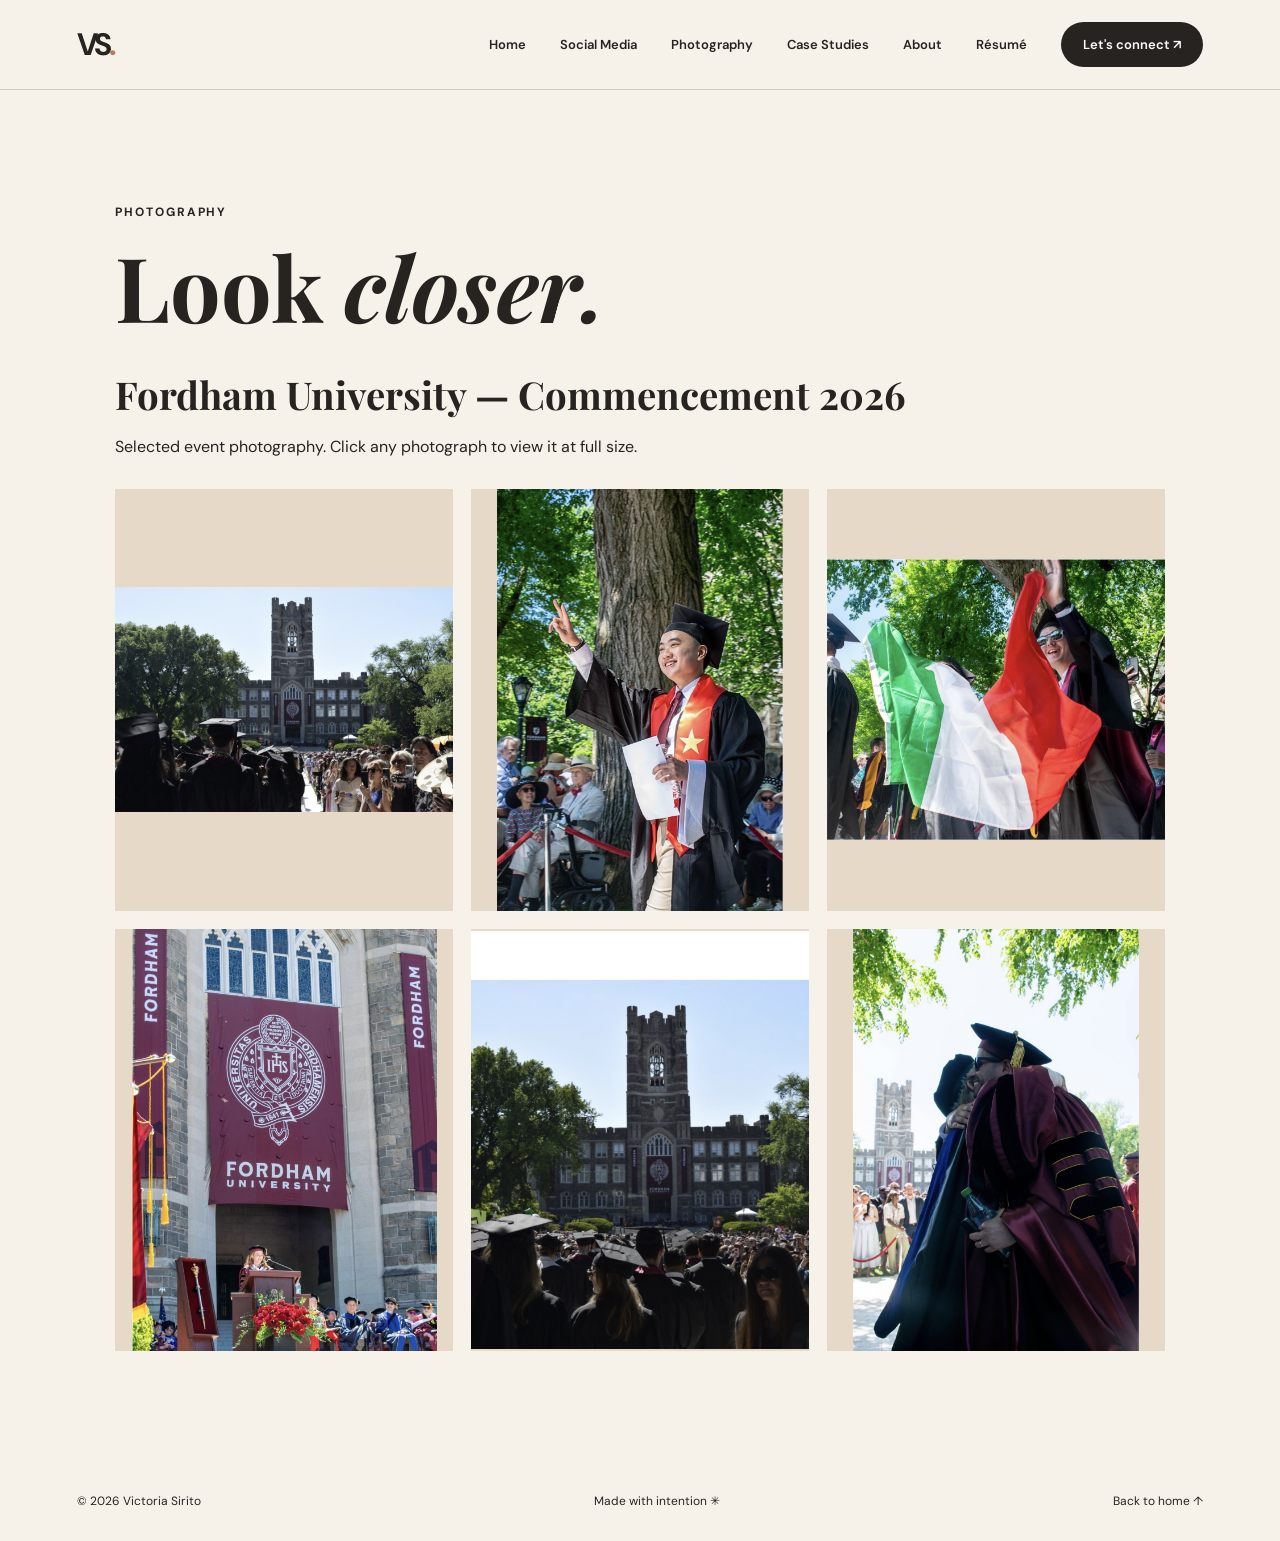
<file: photography.html>
<!doctype html>
<html lang="en">
<head>
  <meta charset="UTF-8" />
  <meta name="viewport" content="width=device-width, initial-scale=1" />
  <meta name="description" content="Victoria Sirito — marketing, content creation, and visual storytelling portfolio." />
  <title>Photography | Victoria Sirito</title>
  <link rel="preconnect" href="https://fonts.googleapis.com" />
  <link rel="preconnect" href="https://fonts.gstatic.com" crossorigin />
  <link href="https://fonts.googleapis.com/css2?family=DM+Sans:wght@400;500;600;700&family=Playfair+Display:ital,wght@0,500;0,600;1,500&display=swap" rel="stylesheet" />
  <link rel="stylesheet" href="styles.css" />
  <script src="script.js" defer></script>
<style>.photo-gallery h1{font-family:"Playfair Display",serif;font-size:clamp(3rem,7vw,6rem);line-height:1.1;margin:1rem 0 2rem}.photo-gallery h2{font-family:"Playfair Display",serif;font-size:clamp(1.6rem,3vw,2.5rem);margin:0 0 1rem}.photo-grid{display:grid;grid-template-columns:repeat(3,minmax(0,1fr));gap:18px;margin-top:2rem}.photo-grid a{display:block;overflow:hidden;background:#e6d9c8}.photo-grid img{display:block;width:100%;height:100%;aspect-ratio:4/5;object-fit:contain;transition:transform .25s}.photo-grid a:hover img{transform:scale(1.025)}@media(max-width:800px){.photo-grid{grid-template-columns:repeat(2,minmax(0,1fr))}}@media(max-width:480px){.photo-grid{grid-template-columns:1fr}}</style></head>
<body>
  <a class="skip-link" href="#main">Skip to content</a>

  <header class="site-header">
    <a class="wordmark" href="index.html" aria-label="Victoria Sirito home">
      VS<span class="dot">.</span>
    </a>

    <button class="menu-toggle" aria-expanded="false"
      aria-controls="site-nav" aria-label="Open navigation">
      Menu <span aria-hidden="true">☰</span>
    </button>

    <nav id="site-nav" class="site-nav" aria-label="Main navigation">
      <a href="index.html">Home</a>
      <a href="social-media.html">Social Media</a>
      <a href="photography.html">Photography</a>
      <a href="case-studies.html">Case Studies</a>
      <a href="about.html">About</a>
      <a href="resume.html">Résumé</a>
      <a class="nav-pill" href="contact.html" aria-label="Contact — Let's connect">Let's connect ↗</a>
    </nav>
  </header>

  <main id="main"><section class="section-pad photo-gallery"><span class="eyebrow">PHOTOGRAPHY</span><h1>Look <em>closer.</em></h1><h2>Fordham University — Commencement 2026</h2><p>Selected event photography. Click any photograph to view it at full size.</p><div class="photo-grid"><a href="commencement-1.jpg" target="_blank" rel="noopener"><img src="commencement-1.jpg" alt="Fordham commencement photograph 1"></a><a href="commencement-2.jpg" target="_blank" rel="noopener"><img src="commencement-2.jpg" alt="Fordham commencement photograph 2"></a><a href="commencement-3.jpg" target="_blank" rel="noopener"><img src="commencement-3.jpg" alt="Fordham commencement photograph 3"></a><a href="commencement-4.jpg" target="_blank" rel="noopener"><img src="commencement-4.jpg" alt="Fordham commencement photograph 4"></a><a href="commencement-5.jpg" target="_blank" rel="noopener"><img src="commencement-5.jpg" alt="Fordham commencement photograph 5"></a><a href="commencement-6.jpg" target="_blank" rel="noopener"><img src="commencement-6.jpg" alt="Fordham commencement photograph 6"></a></div></section></main>
<footer class="site-footer">
    <span>© <span id="year">2026</span> Victoria Sirito</span>
    <span>Made with intention ✳</span>
    <a href="index.html">Back to home ↑</a>
  </footer>
</body>
</html>
</file>
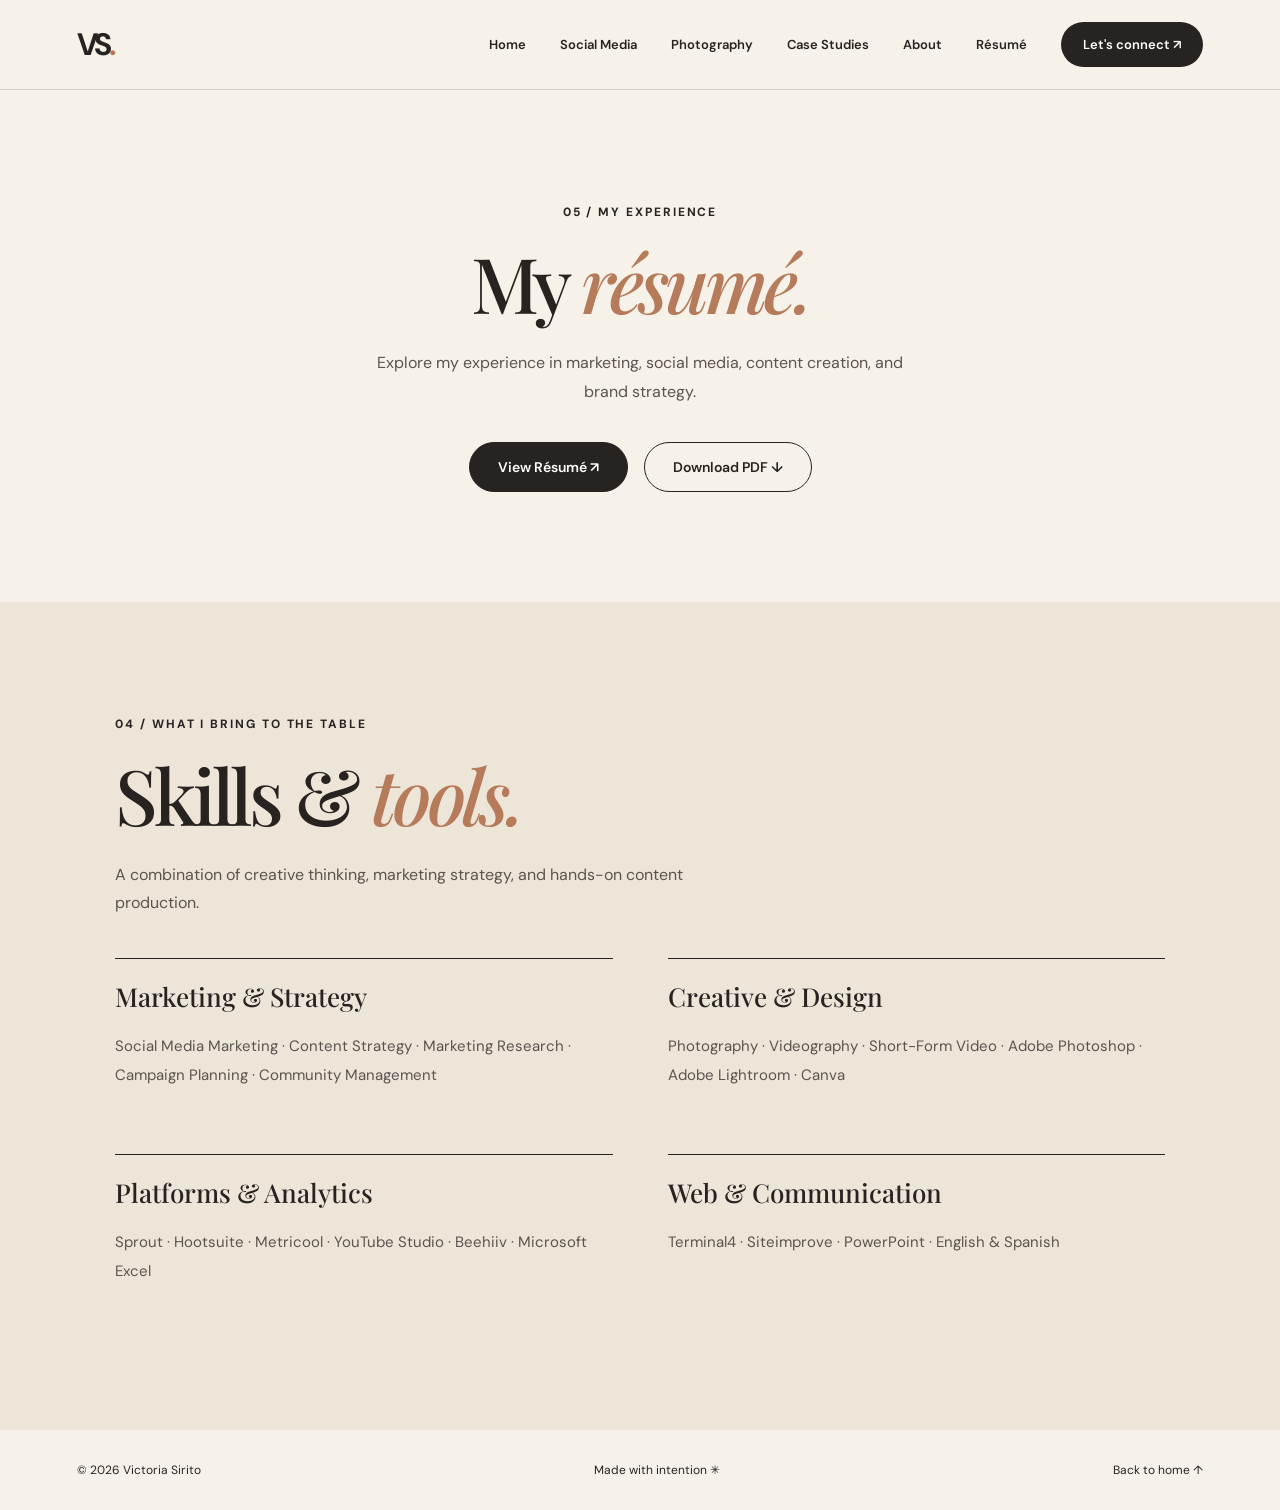
<file: resume.html>
<!doctype html>
<html lang="en">
<head>
  <meta charset="UTF-8" />
  <meta name="viewport" content="width=device-width, initial-scale=1" />
  <meta name="description" content="Victoria Sirito — marketing, content creation, and visual storytelling portfolio." />
  <title>Résumé & Skills | Victoria Sirito</title>
  <link rel="preconnect" href="https://fonts.googleapis.com" />
  <link rel="preconnect" href="https://fonts.gstatic.com" crossorigin />
  <link href="https://fonts.googleapis.com/css2?family=DM+Sans:wght@400;500;600;700&family=Playfair+Display:ital,wght@0,500;0,600;1,500&display=swap" rel="stylesheet" />
  <link rel="stylesheet" href="styles.css" />
  <script src="script.js" defer></script>
</head>
<body>
  <a class="skip-link" href="#main">Skip to content</a>

  <header class="site-header">
    <a class="wordmark" href="index.html" aria-label="Victoria Sirito home">
      VS<span class="dot">.</span>
    </a>

    <button class="menu-toggle" aria-expanded="false"
      aria-controls="site-nav" aria-label="Open navigation">
      Menu <span aria-hidden="true">☰</span>
    </button>

    <nav id="site-nav" class="site-nav" aria-label="Main navigation">
      <a href="index.html">Home</a>
      <a href="social-media.html">Social Media</a>
      <a href="photography.html">Photography</a>
      <a href="case-studies.html">Case Studies</a>
      <a href="about.html">About</a>
      <a href="resume.html">Résumé</a>
      <a class="nav-pill" href="contact.html" aria-label="Contact — Let's connect">Let's connect ↗</a>
    </nav>
  </header>

  <main id="main">
<section class="resume-section section-pad" id="resume">
      <span class="eyebrow">05 / MY EXPERIENCE</span>
      <h2>My <em>résumé.</em></h2>
      <p>
        Explore my experience in marketing, social media,
        content creation, and brand strategy.
      </p>

      <div class="resume-buttons">
        <a class="resume-btn primary"
           href="Resume%20-%20Victoria%20Sirito.docx%20%281%29.pdf"
           target="_blank"
           rel="noopener noreferrer">
          View Résumé ↗
        </a>

        <a class="resume-btn secondary"
           href="Resume%20-%20Victoria%20Sirito.docx%20%281%29.pdf"
           download>
          Download PDF ↓
        </a>
      </div>
    </section>
<section class="skills-section section-pad" id="skills">
      <span class="eyebrow">04 / WHAT I BRING TO THE TABLE</span>
      <h2>Skills & <em>tools.</em></h2>
      <p class="section-intro">
        A combination of creative thinking, marketing
        strategy, and hands-on content production.
      </p>

      <div class="skills-grid">
        <div class="skill-group">
          <h3>Marketing & Strategy</h3>
          <p>
            Social Media Marketing · Content Strategy ·
            Marketing Research · Campaign Planning ·
            Community Management
          </p>
        </div>

        <div class="skill-group">
          <h3>Creative & Design</h3>
          <p>
            Photography · Videography · Short-Form Video ·
            Adobe Photoshop · Adobe Lightroom · Canva
          </p>
        </div>

        <div class="skill-group">
          <h3>Platforms & Analytics</h3>
          <p>
            Sprout · Hootsuite · Metricool ·
            YouTube Studio · Beehiiv · Microsoft Excel
          </p>
        </div>

        <div class="skill-group">
          <h3>Web & Communication</h3>
          <p>
            Terminal4 · Siteimprove · PowerPoint ·
            English & Spanish
          </p>
        </div>
      </div>
    </section>
</main>
<footer class="site-footer">
    <span>© <span id="year">2026</span> Victoria Sirito</span>
    <span>Made with intention ✳</span>
    <a href="index.html">Back to home ↑</a>
  </footer>
</body>
</html>
</file>
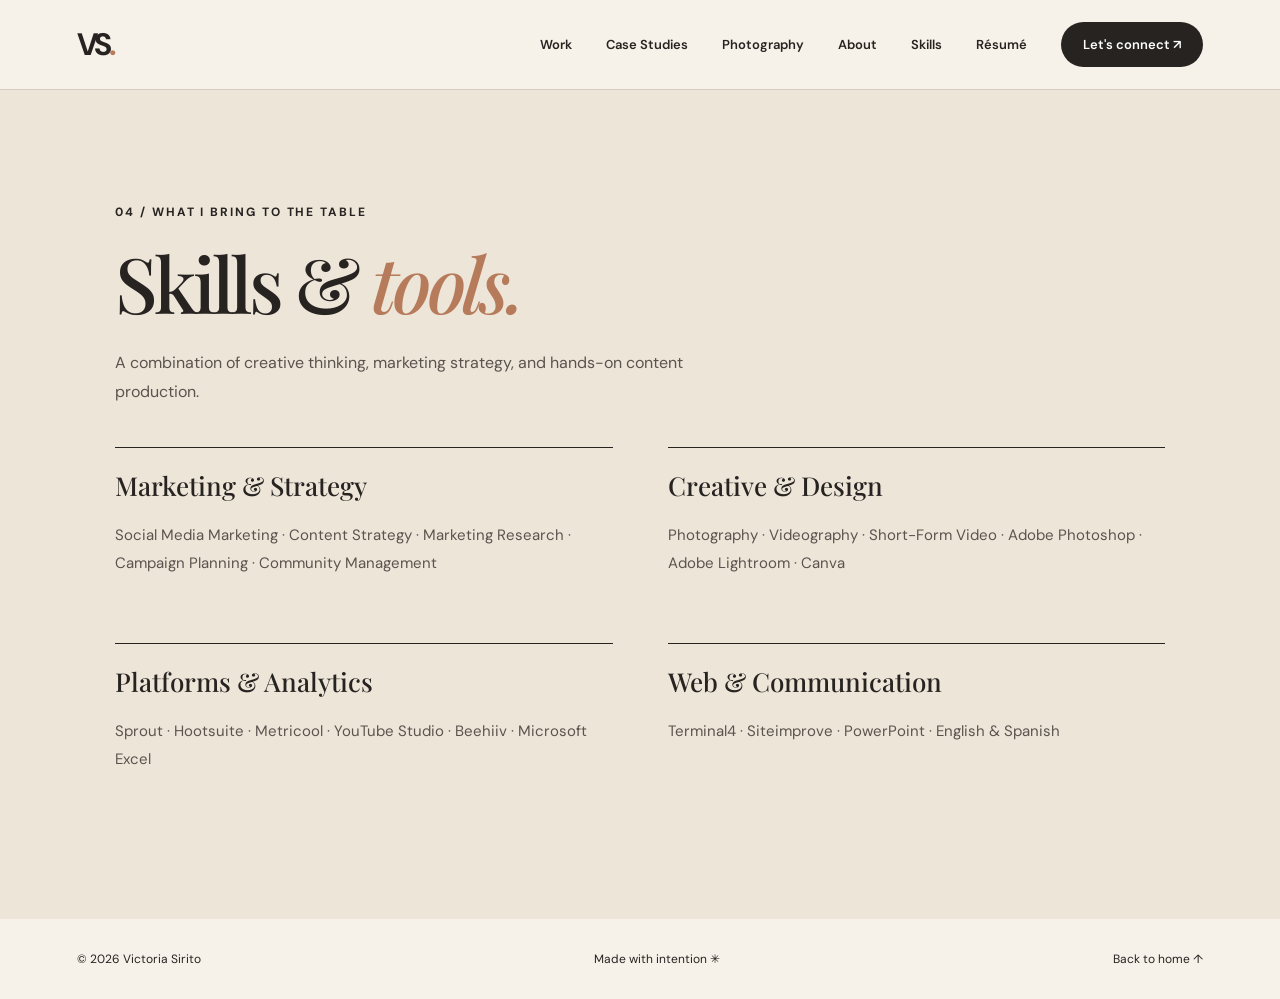
<file: skills.html>
<!doctype html>
<html lang="en">
<head>
  <meta charset="UTF-8" />
  <meta name="viewport" content="width=device-width, initial-scale=1" />
  <meta name="description" content="Victoria Sirito — marketing, content creation, and visual storytelling portfolio." />
  <title>Skills | Victoria Sirito</title>
  <link rel="preconnect" href="https://fonts.googleapis.com" />
  <link rel="preconnect" href="https://fonts.gstatic.com" crossorigin />
  <link href="https://fonts.googleapis.com/css2?family=DM+Sans:wght@400;500;600;700&family=Playfair+Display:ital,wght@0,500;0,600;1,500&display=swap" rel="stylesheet" />
  <link rel="stylesheet" href="styles.css" />
  <script src="script.js" defer></script>
</head>
<body>
  <a class="skip-link" href="#main">Skip to content</a>

  <header class="site-header">
    <a class="wordmark" href="index.html" aria-label="Victoria Sirito home">
      VS<span class="dot">.</span>
    </a>

    <button class="menu-toggle" aria-expanded="false"
      aria-controls="site-nav" aria-label="Open navigation">
      Menu <span aria-hidden="true">☰</span>
    </button>

    <nav id="site-nav" class="site-nav" aria-label="Main navigation">
      <a href="index.html#work">Work</a>
      <a href="case-studies.html">Case Studies</a>
      <a href="photography.html">Photography</a>
      <a href="about.html">About</a>
      <a href="skills.html">Skills</a>
      <a href="Resume%20-%20Victoria%20Sirito.docx%20%281%29.pdf" target="_blank" rel="noopener noreferrer">Résumé</a>
      <a class="nav-pill" href="contact.html">Let's connect ↗</a>
    </nav>
  </header>

  <main id="main">
<section class="skills-section section-pad" id="skills">
      <span class="eyebrow">04 / WHAT I BRING TO THE TABLE</span>
      <h2>Skills & <em>tools.</em></h2>
      <p class="section-intro">
        A combination of creative thinking, marketing
        strategy, and hands-on content production.
      </p>

      <div class="skills-grid">
        <div class="skill-group">
          <h3>Marketing & Strategy</h3>
          <p>
            Social Media Marketing · Content Strategy ·
            Marketing Research · Campaign Planning ·
            Community Management
          </p>
        </div>

        <div class="skill-group">
          <h3>Creative & Design</h3>
          <p>
            Photography · Videography · Short-Form Video ·
            Adobe Photoshop · Adobe Lightroom · Canva
          </p>
        </div>

        <div class="skill-group">
          <h3>Platforms & Analytics</h3>
          <p>
            Sprout · Hootsuite · Metricool ·
            YouTube Studio · Beehiiv · Microsoft Excel
          </p>
        </div>

        <div class="skill-group">
          <h3>Web & Communication</h3>
          <p>
            Terminal4 · Siteimprove · PowerPoint ·
            English & Spanish
          </p>
        </div>
      </div>
    </section>
</main>
<footer class="site-footer">
    <span>© <span id="year">2026</span> Victoria Sirito</span>
    <span>Made with intention ✳</span>
    <a href="index.html">Back to home ↑</a>
  </footer>
</body>
</html>
</file>
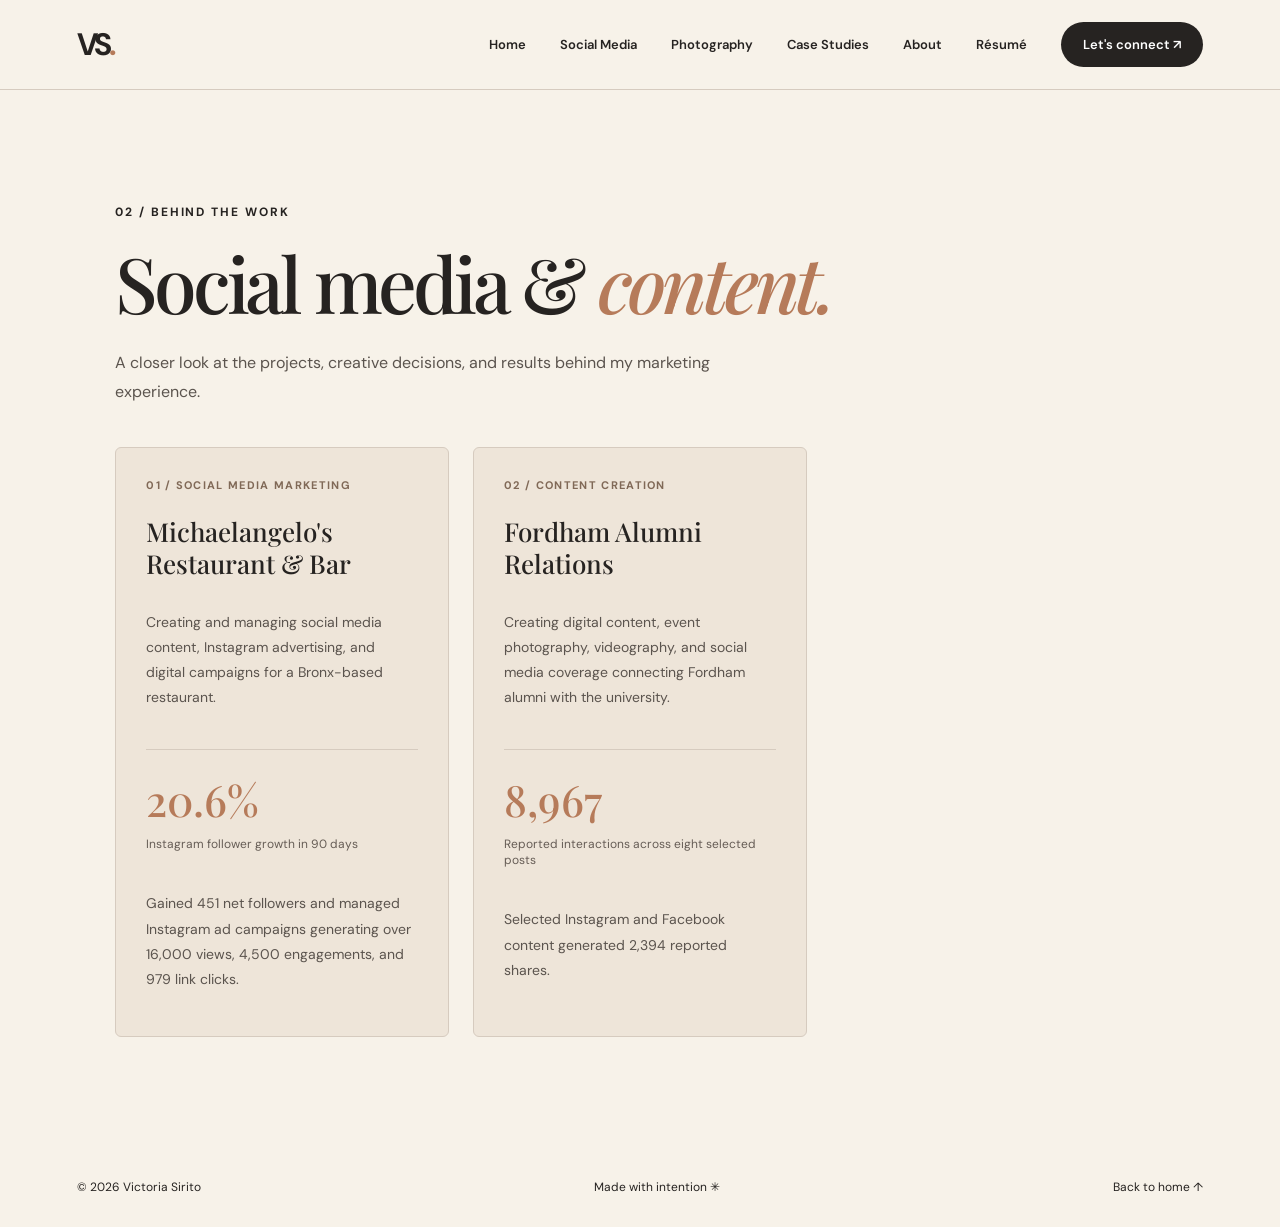
<file: social-media.html>
<!doctype html>
<html lang="en">
<head>
  <meta charset="UTF-8" />
  <meta name="viewport" content="width=device-width, initial-scale=1" />
  <meta name="description" content="Victoria Sirito — marketing, content creation, and visual storytelling portfolio." />
  <title>Social Media & Content | Victoria Sirito</title>
  <link rel="preconnect" href="https://fonts.googleapis.com" />
  <link rel="preconnect" href="https://fonts.gstatic.com" crossorigin />
  <link href="https://fonts.googleapis.com/css2?family=DM+Sans:wght@400;500;600;700&family=Playfair+Display:ital,wght@0,500;0,600;1,500&display=swap" rel="stylesheet" />
  <link rel="stylesheet" href="styles.css" />
  <script src="script.js" defer></script>
</head>
<body>
  <a class="skip-link" href="#main">Skip to content</a>

  <header class="site-header">
    <a class="wordmark" href="index.html" aria-label="Victoria Sirito home">
      VS<span class="dot">.</span>
    </a>

    <button class="menu-toggle" aria-expanded="false"
      aria-controls="site-nav" aria-label="Open navigation">
      Menu <span aria-hidden="true">☰</span>
    </button>

    <nav id="site-nav" class="site-nav" aria-label="Main navigation">
      <a href="index.html">Home</a>
      <a href="social-media.html">Social Media</a>
      <a href="photography.html">Photography</a>
      <a href="case-studies.html">Case Studies</a>
      <a href="about.html">About</a>
      <a href="resume.html">Résumé</a>
      <a class="nav-pill" href="contact.html" aria-label="Contact — Let's connect">Let's connect ↗</a>
    </nav>
  </header>

  <main id="main">
<section class="case-studies-section section-pad" id="case-studies">
      <span class="eyebrow">02 / BEHIND THE WORK</span>
      <h2>Social media &amp; <em>content.</em></h2>
      <p class="section-intro">
        A closer look at the projects, creative decisions,
        and results behind my marketing experience.
      </p>

      <div class="case-grid">
        
<a href="michaelangelos.html" class="case-card-link">
        <article class="case-card">
          <span class="case-number">01 / SOCIAL MEDIA MARKETING</span>
          <h3>Michaelangelo's Restaurant & Bar</h3>
          <p>
            Creating and managing social media content,
            Instagram advertising, and digital campaigns
            for a Bronx-based restaurant.
          </p>
          <div class="case-stat">
            <strong>20.6%</strong>
            <span>Instagram follower growth in 90 days</span>
          </div>
          <p>
            Gained 451 net followers and managed Instagram
            ad campaigns generating over 16,000 views,
            4,500 engagements, and 979 link clicks.
          </p>
        </article>
  </a>

        <a href="fordham-alumni.html" class="case-card-link"><article class="case-card">
          <span class="case-number">02 / CONTENT CREATION</span>
          <h3>Fordham Alumni Relations</h3>
          <p>
            Creating digital content, event photography,
            videography, and social media coverage
            connecting Fordham alumni with the university.
          </p>
          <div class="case-stat">
            <strong>8,967</strong>
            <span>Reported interactions across eight selected posts</span>
          </div>
          <p>
            Selected Instagram and Facebook content generated 2,394 reported shares.
          </p>
        </article></a>

        

      </div>
    </section>
</main>
<footer class="site-footer">
    <span>© <span id="year">2026</span> Victoria Sirito</span>
    <span>Made with intention ✳</span>
    <a href="index.html">Back to home ↑</a>
  </footer>
</body>
</html>
</file>
<file: styles.css>
:root{--cream:#F7F2E9;--ink:#262321;--clay:#B67B5A;--sand:#E6D9C8;--line:#d6cbbf}*{box-sizing:border-box}html{scroll-behavior:smooth}body{margin:0;background:var(--cream);color:var(--ink);font-family:'DM Sans',sans-serif}a{color:inherit;text-decoration:none}button{font:inherit}::selection{background:var(--clay);color:white}.skip-link{position:absolute;top:-60px;left:10px;background:white;padding:10px;z-index:20}.skip-link:focus{top:10px}.site-header{height:90px;display:flex;justify-content:space-between;align-items:center;padding:0 clamp(24px,6vw,110px);border-bottom:1px solid var(--line);position:relative;z-index:5}.wordmark{font-size:31px;font-weight:700;letter-spacing:-.09em}.dot{color:var(--clay)}.site-nav{display:flex;align-items:center;gap:34px;font-size:13px;font-weight:600}.site-nav a:not(.nav-pill):hover,.text-link:hover{color:var(--clay)}.nav-pill,.contact-button{background:var(--ink);color:white;padding:14px 22px;border-radius:99px;transition:background .2s,transform .2s}.nav-pill:hover,.contact-button:hover{background:var(--clay);transform:translateY(-2px)}.menu-toggle{display:none}.hero{min-height:690px;padding:92px clamp(24px,9vw,150px) 95px;position:relative;overflow:hidden}.hero-kicker,.eyebrow{font-size:12px;font-weight:700;letter-spacing:.16em}.asterisk{color:var(--clay);font-size:23px;vertical-align:middle;margin-right:10px}.hero h1,.section-heading h2,.about-copy h2,.contact-section h2{font-family:'Playfair Display',Georgia,serif;font-weight:500;letter-spacing:-.055em}.hero h1{font-size:clamp(75px,12vw,180px);line-height:.99;margin:48px 0 48px;position:relative;z-index:1}.hero h1 em,h2 em{font-weight:500;color:var(--clay)}.hero-bottom{display:flex;justify-content:space-between;align-items:end;max-width:740px;gap:20px}.hero-bottom p{font-size:18px;line-height:1.7;max-width:480px}.circle-link{border:1px solid var(--ink);width:68px;height:68px;border-radius:50%;display:grid;place-items:center;font-size:32px;flex-shrink:0;transition:background .2s,color .2s}.circle-link:hover{background:var(--ink);color:white}.hero-decoration{position:absolute;right:5%;top:38%;font-size:15px;line-height:1.1;transform:rotate(14deg);color:var(--clay);border:1px solid var(--clay);padding:23px;border-radius:50%;text-align:center}.hero-decoration span{display:block;font-size:25px}.section-pad{padding:110px clamp(24px,9vw,150px)}.work-section{background:#eee5d9}.section-heading{display:flex;justify-content:space-between;align-items:end;gap:40px;margin-bottom:50px}.section-heading h2,.about-copy h2{font-size:clamp(44px,6vw,83px);line-height:1.12;margin:16px 0}.section-heading>p{max-width:290px;font-size:15px;line-height:1.7}.project-grid{display:grid;grid-template-columns:1fr 1fr;gap:56px 26px;align-items:start}.project-card{min-width:0;display:block}.project-small{padding-top:75px}.project-art{height:clamp(270px,36vw,520px);position:relative;overflow:hidden;display:flex;align-items:center;justify-content:center;transition:transform .35s}.project-small .project-art{height:clamp(270px,30vw,430px)}.project-card:hover .project-art{transform:translateY(-6px)}.art-one{background:#c77e60;color:#fff6e9}.art-two{background:#e7d5c4;color:#43352e}.art-three{background:#aaada0;color:#f8f3e8}.art-four{background:#413d36;color:#f1d6b5}.art-display{font-family:'Playfair Display',serif;font-size:clamp(52px,7.5vw,112px);line-height:.9;letter-spacing:-.06em;text-align:center}.art-two .art-display{font-size:clamp(50px,6vw,92px)}.art-sticker{position:absolute;top:13%;left:9%;border:1px solid currentColor;border-radius:50%;padding:20px 13px;font-size:11px;transform:rotate(-20deg)}.art-mini{position:absolute;top:12%;left:10%;font-size:11px;letter-spacing:.2em}.art-corner{position:absolute;bottom:22px;right:25px;font-size:13px}.phone-shape{border:7px solid #f8f3e8;border-radius:35px;width:205px;height:320px;display:flex;flex-direction:column;justify-content:space-between;padding:30px 22px;transform:rotate(-9deg);font-family:'Playfair Display',serif;font-size:31px;line-height:1.1}.phone-circle{font-size:70px;text-align:center}.photo-frame{width:72%;height:74%;border:14px solid #eee3d3;background:linear-gradient(140deg,#9d745e 0%,#d1ad8c 45%,#786d60 46%,#b29b86 100%);display:grid;place-items:center;transform:rotate(5deg);box-shadow:12px 18px 0 #2d2b28}.photo-frame span{font-size:clamp(36px,6vw,85px);line-height:.9;font-family:'Playfair Display',serif;text-align:center;color:white}.project-meta{display:flex;justify-content:space-between;gap:15px;align-items:baseline;padding-top:18px}.project-meta h3{margin:0;font-size:19px}.project-meta span{font-size:12px;color:#665d56;text-align:right}.placeholder-note,.contact-note{font-size:12px;color:#746c65;margin-top:30px}.about-layout{display:grid;grid-template-columns:.9fr 1.1fr;gap:9%;align-items:center;margin-top:45px}.about-graphic{min-height:480px;background:var(--sand);position:relative;display:flex;align-items:center;justify-content:center;transform:rotate(-2deg)}.about-graphic>span:first-child{font:italic 64px/1.05 'Playfair Display',serif;text-align:center;transform:rotate(2deg)}.graphic-star{position:absolute;top:10%;right:10%;font-size:90px;color:var(--clay)}.about-copy p{max-width:540px;line-height:1.9;color:#5b544e}.text-link{display:inline-block;margin-top:15px;border-bottom:1px solid currentColor;padding-bottom:8px;font-weight:700}.contact-section{text-align:center;background:var(--clay);color:#fff9f2}.contact-section h2{font-size:clamp(65px,10vw,140px);line-height:1.05;margin:28px 0}.contact-section h2 em{color:#f0d9c5}.contact-section>p{font-size:18px}.contact-button{display:inline-block;margin-top:25px;background:var(--cream);color:var(--ink)}.contact-section .contact-note{color:#fff2e6;font-size:12px}.site-footer{padding:32px clamp(24px,6vw,110px);display:flex;justify-content:space-between;gap:20px;font-size:12px}.site-footer a:hover{color:var(--clay)}@media(max-width:800px){.site-header{height:75px}.menu-toggle{display:block;border:0;background:none;cursor:pointer}.site-nav{display:none;position:absolute;top:75px;left:0;right:0;background:var(--cream);padding:25px;flex-direction:column;align-items:stretch;border-bottom:1px solid var(--line)}.site-nav.open{display:flex}.hero{min-height:auto;padding-top:80px;padding-bottom:100px}.hero h1{font-size:clamp(67px,13vw,110px)}.hero-decoration{display:none}.section-pad{padding-top:75px;padding-bottom:75px}.section-heading{display:block}.project-grid{gap:35px 18px}.project-small{padding-top:35px}.project-meta{display:block}.project-meta span{display:block;text-align:left;margin-top:6px}.about-layout{grid-template-columns:1fr}.about-graphic{min-height:330px}.site-footer{flex-wrap:wrap}}@media(max-width:540px){.hero h1{font-size:clamp(60px,15vw,82px)}.hero-bottom p{font-size:15px}.circle-link{width:54px;height:54px}.project-grid{grid-template-columns:1fr}.project-small{padding-top:0}.project-art,.project-small .project-art{height:370px}.art-display{font-size:75px}.about-graphic>span:first-child{font-size:52px}.site-footer{flex-direction:column}.contact-section h2{font-size:65px}}@media(prefers-reduced-motion:reduce){html{scroll-behavior:auto}*,*:before,*:after{transition:none!important;animation:none!important}}

/* ===================================
   NEW PORTFOLIO SECTIONS
   =================================== */

/* Section headings */
.case-studies-section h2,
.skills-section h2,
.resume-section h2 {
  font-family: 'Playfair Display', Georgia, serif;
  font-size: clamp(44px, 6vw, 83px);
  font-weight: 500;
  letter-spacing: -0.055em;
  line-height: 1.12;
  margin: 18px 0 24px;
}

.section-intro {
  max-width: 650px;
  line-height: 1.8;
  color: #5b544e;
  margin-bottom: 45px;
}

.case-studies-section,
.skills-section,
.resume-section {
  scroll-margin-top: 90px;
}

/* CASE STUDIES */
.case-studies-section {
  background: var(--cream);
}

.case-grid {
  display: grid;
  grid-template-columns: repeat(3, minmax(0, 1fr));
  gap: 24px;
  margin-top: 40px;
}

.case-card {
  background: #eee5d9;
  border: 1px solid var(--line);
  border-radius: 6px;
  padding: 32px;
  display: flex;
  flex-direction: column;
}

.case-number {
  color: #806957;
  font-size: 11px;
  font-weight: 700;
  letter-spacing: 0.12em;
}

.case-card h3 {
  font-family: 'Playfair Display', Georgia, serif;
  font-size: 27px;
  font-weight: 500;
  line-height: 1.25;
  margin: 24px 0 15px;
}

.case-card p {
  color: #5b544e;
  font-size: 14px;
  line-height: 1.8;
}

.case-stat {
  display: flex;
  flex-direction: column;
  gap: 7px;
  border-top: 1px solid var(--line);
  padding-top: 20px;
  margin: 24px 0 12px;
}

.case-stat strong {
  font-family: 'Playfair Display', Georgia, serif;
  font-size: 43px;
  font-weight: 500;
  color: var(--clay);
}

.case-stat span {
  font-size: 12px;
  color: #665d56;
}

/* SKILLS & TOOLS */
.skills-section {
  background: #eee5d9;
}

.skills-grid {
  display: grid;
  grid-template-columns: repeat(2, minmax(0, 1fr));
  gap: 30px 55px;
  margin-top: 45px;
}

.skill-group {
  padding: 20px 0;
  border-top: 1px solid var(--ink);
}

.skill-group h3 {
  font-family: 'Playfair Display', Georgia, serif;
  font-size: 26px;
  font-weight: 500;
  margin: 0 0 18px;
}

.skill-group p {
  font-size: 15px;
  color: #5b544e;
  line-height: 2;
}

/* RESUME */
.resume-section {
  background: var(--cream);
  text-align: center;
}

.resume-section > p {
  max-width: 550px;
  margin: 0 auto 35px;
  line-height: 1.8;
  color: #5b544e;
}

.resume-buttons {
  display: flex;
  justify-content: center;
  gap: 16px;
  flex-wrap: wrap;
}

.resume-btn {
  display: inline-block;
  padding: 15px 28px;
  border: 1px solid var(--ink);
  border-radius: 99px;
  font-size: 14px;
  font-weight: 600;
  text-decoration: none;
  transition: background .2s, transform .2s;
}

.resume-btn.primary {
  background: var(--ink);
  color: white;
}

.resume-btn.secondary {
  background: transparent;
  color: var(--ink);
}

.resume-btn:hover {
  transform: translateY(-3px);
}

.resume-btn.primary:hover {
  background: var(--clay);
  border-color: var(--clay);
}

.resume-btn.secondary:hover {
  background: var(--sand);
}

/* CONTACT LINKS */
.contact-details {
  display: flex;
  justify-content: center;
  flex-wrap: wrap;
  gap: 18px 32px;
  margin-top: 40px;
}

.contact-details a {
  font-size: 14px;
  font-weight: 600;
  color: #fff9f2;
  text-decoration: underline;
  text-underline-offset: 6px;
  overflow-wrap: anywhere;
}

.contact-details a:hover {
  color: var(--ink);
}

/* RESPONSIVE LAYOUT */
@media (max-width: 1050px) {
  .site-nav {
    gap: 16px;
    font-size: 12px;
  }
}

@media (max-width: 900px) {
  .case-grid {
    grid-template-columns: 1fr;
  }
}

@media (max-width: 800px) {
  .skills-grid {
    grid-template-columns: 1fr;
    gap: 16px;
  }

  .contact-details {
    flex-direction: column;
    align-items: center;
  }
}



/* NEW PORTFOLIO SECTION STYLING */

.case-studies-section h2,
.skills-section h2,
.resume-section h2 {
  font-family: 'Playfair Display', Georgia, serif;
  font-size: clamp(44px, 6vw, 83px);
  font-weight: 500;
  letter-spacing: -.055em;
  margin: 18px 0 24px;
}

.section-intro {
  max-width: 650px;
  line-height: 1.8;
  margin-bottom: 40px;
}

.case-studies-section {
  background: var(--cream);
}

.case-grid {
  display: grid;
  grid-template-columns: repeat(3, minmax(0, 1fr));
  gap: 24px;
}

.case-card {
  background: #eee5d9;
  border: 1px solid var(--line);
  border-radius: 6px;
  padding: 30px;
  min-width: 0;
}

.case-number {
  font-size: 11px;
  font-weight: 700;
  letter-spacing: .12em;
  color: #806957;
}

.case-card h3 {
  font-family: 'Playfair Display', Georgia, serif;
  font-size: 26px;
  font-weight: 500;
}

.case-card p {
  font-size: 14px;
  line-height: 1.8;
  color: #5b544e;
}

.case-stat {
  display: flex;
  flex-direction: column;
  gap: 8px;
  border-top: 1px solid var(--line);
  padding-top: 20px;
  margin: 25px 0;
}

.case-stat strong {
  font-family: 'Playfair Display', Georgia, serif;
  font-size: 43px;
  color: var(--clay);
}

.case-stat span {
  font-size: 12px;
}

.skills-section {
  background: #eee5d9;
}

.skills-grid {
  display: grid;
  grid-template-columns: repeat(2, minmax(0, 1fr));
  gap: 30px 55px;
  margin-top: 40px;
}

.skill-group {
  border-top: 1px solid var(--ink);
  padding-top: 20px;
}

.skill-group h3 {
  font-family: 'Playfair Display', Georgia, serif;
  font-size: 26px;
  font-weight: 500;
}

.skill-group p {
  line-height: 1.9;
  color: #5b544e;
}

.resume-section {
  text-align: center;
  background: var(--cream);
}

.resume-section > p {
  max-width: 550px;
  margin: 0 auto 35px;
  line-height: 1.8;
}

.resume-buttons {
  display: flex;
  justify-content: center;
  flex-wrap: wrap;
  gap: 16px;
}

.resume-btn {
  display: inline-block;
  padding: 15px 28px;
  border: 1px solid var(--ink);
  border-radius: 99px;
  font-size: 14px;
  font-weight: 600;
  transition: transform .2s;
}

.resume-btn.primary {
  background: var(--ink);
  color: white;
}

.resume-btn.secondary {
  background: transparent;
  color: var(--ink);
}

.resume-btn:hover {
  transform: translateY(-3px);
}

.contact-details {
  display: flex;
  justify-content: center;
  flex-wrap: wrap;
  gap: 18px 32px;
  margin-top: 40px;
}

.contact-details a {
  font-size: 14px;
  font-weight: 600;
  color: #fff9f2;
  text-decoration: underline;
  text-underline-offset: 6px;
}

@media (max-width: 900px) {
  .case-grid {
    grid-template-columns: 1fr;
  }
}

@media (max-width: 800px) {
  .skills-grid {
    grid-template-columns: 1fr;
  }

  .contact-details {
    flex-direction: column;
    align-items: center;
  }
}


/* Clickable case study cards */
.case-card-link {
  display: block;
  color: inherit;
  text-decoration: none;
  min-width: 0;
}

.case-card-link .case-card {
  height: 100%;
  transition: transform .25s ease,
              box-shadow .25s ease;
}

.case-card-link:hover .case-card {
  transform: translateY(-5px);
  box-shadow: 0 12px 30px rgba(38,35,33,.12);
}

/* About Me professional headshot */

.about-photo {
  width: 100%;
  max-width: 420px;
  margin: 0 auto;
  padding: 12px;
  background: #E6D9C8;
  transform: rotate(-2deg);
  box-shadow: 0 10px 30px rgba(38, 35, 33, 0.08);
  box-sizing: border-box;
}

.about-photo img {
  display: block;
  width: 100%;
  height: auto;
  object-fit: cover;
}

@media (max-width: 768px) {
  .about-photo {
    max-width: 320px;
    margin: 20px auto 40px;
    transform: rotate(-1deg);
  }
}
</file>
